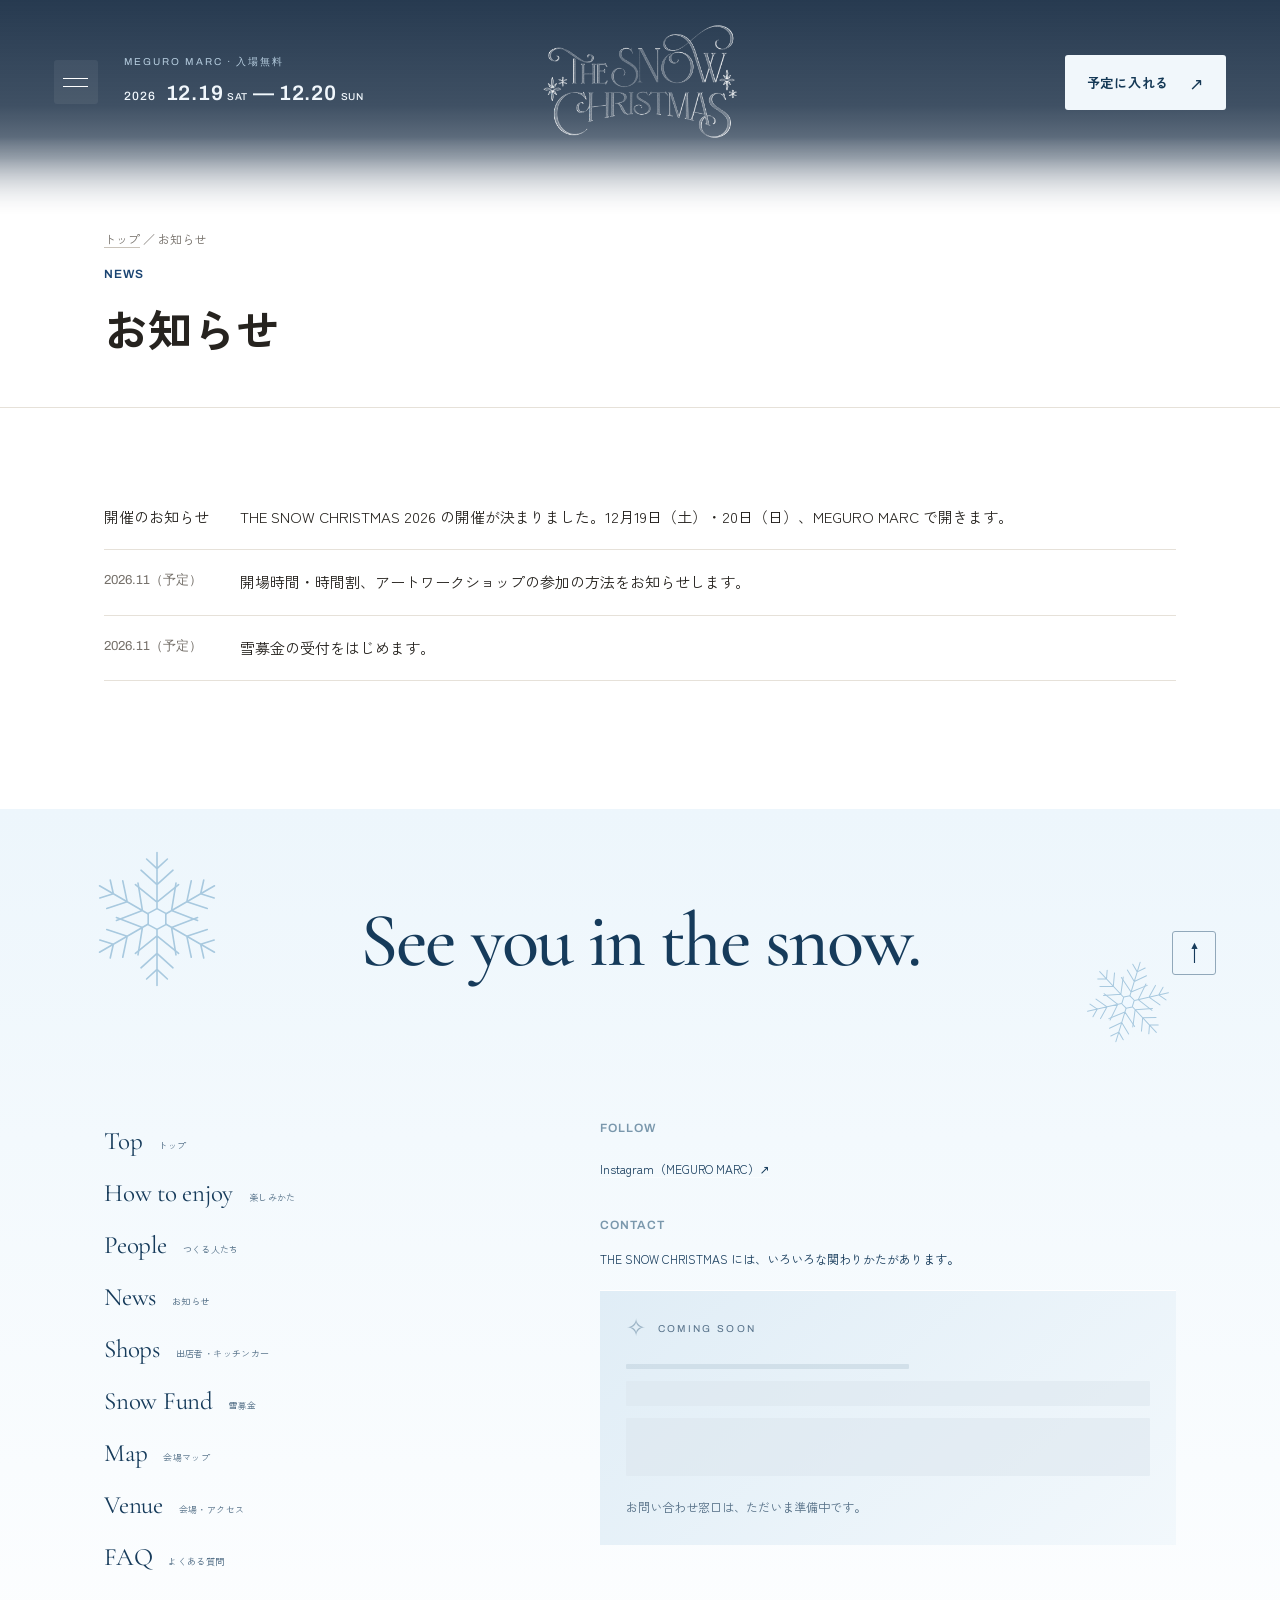
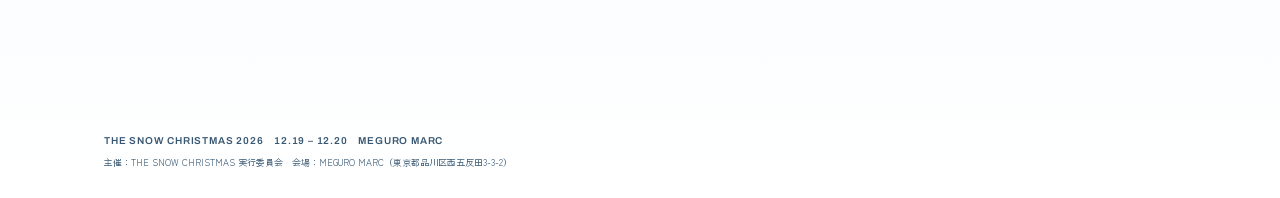
<file: news.html>
<!doctype html>
<html lang="ja">
  <head>
  <meta name="robots" content="noindex, nofollow">
    <meta charset="utf-8" />
    <meta name="viewport" content="width=device-width, initial-scale=1" />
    <title>お知らせ｜THE SNOW CHRISTMAS 2026</title>
    <meta
      name="description"
      content="THE SNOW CHRISTMAS 2026 のお知らせ。時間割・出店者・当日の開催状況など。"
    />
    <meta name="theme-color" content="#1a4472" />
    <link rel="preconnect" href="https://fonts.googleapis.com" />
    <link rel="preconnect" href="https://fonts.gstatic.com" crossorigin />
    <link
      href="https://fonts.googleapis.com/css2?family=Archivo:wght@300;400;500;600;700;800&family=Zen+Kaku+Gothic+New:wght@400;500;700&display=swap"
      rel="stylesheet"
    />
    <link rel="stylesheet" href="style.css?v=8e20fc5221a1" />
    <link
      href="https://fonts.googleapis.com/css2?family=Cormorant+Garamond:wght@400;500;600&family=Noto+Serif+JP:wght@400;500;600&display=swap"
      rel="stylesheet"
    />
    <link rel="stylesheet" href="snow-placeholder.css?v=7df30855af22" />
    <link rel="stylesheet" href="snow-header.css?v=66cce6f902eb" />
    <link rel="stylesheet" href="site-shell.css?v=c34150d89fc5" />
  </head>
  <body class="sub site-shell" id="page-top">
    <a class="skip-link" href="#main-content">本文へスキップ</a>
    <!-- shared:header:start -->
<header class="hd" id="hd">
  <a class="hd__logo" href="./#top" aria-label="THE SNOW CHRISTMAS トップ"
    ><img
      class="brand-official"
      src="img/optimized/design/snow-christmas-logo.07411edf8a69.webp"
      alt="THE SNOW CHRISTMAS"
      width="1400"
      height="833"
  /></a>
  <nav class="hd__nav" id="main-nav" aria-label="メインメニュー">
    <div class="menu-grid">
      <div class="menu-group">
        <p class="menu-heading">Explore</p>
        <a href="./#intro">About</a>
        <a href="./#enjoy">楽しみかた</a>
        <a href="./#people">つくる人</a>
      </div>
      <div class="menu-group">
        <p class="menu-heading">Visit</p>
        <a href="./#venue">会場</a>
        <a href="shops.html">出店者</a>
        <a href="./#faq">よくある質問</a>
      </div>
      <div class="menu-group">
        <p class="menu-heading">Discover</p>
        <a href="news.html">お知らせ</a>
      </div>
    </div>
    <a class="menu-fund" href="snowfund.html">
      <img
        src="img/optimized/m/fund.62b3aeca9d38.webp"
        alt=""
        loading="lazy"
        width="1600"
        height="1543"
        decoding="async"
      />
      <span class="menu-fund__body">
        <span class="menu-fund__label" lang="en">SNOW FUND</span>
        <span class="menu-fund__title">雪募金</span>
        <span class="menu-fund__copy"
          >この冬、まちの子どもたちに<br />雪あそびを贈りませんか。</span
        >
      </span>
      <span class="menu-fund__arrow" aria-hidden="true">↗</span>
    </a>
    <div class="menu-social">
      <span class="menu-social__label" lang="en">Follow us</span>
      <a
        href="https://www.instagram.com/meguromarc_official/"
        target="_blank"
        rel="noopener"
        aria-label="Instagram（MEGURO MARC）・新しいタブで開く"
      >
        <svg
          viewBox="0 0 24 24"
          width="22"
          height="22"
          fill="none"
          stroke="currentColor"
          stroke-width="1.5"
          aria-hidden="true"
        >
          <rect x="3" y="3" width="18" height="18" rx="5" />
          <circle cx="12" cy="12" r="4" />
          <circle cx="17.5" cy="6.5" r=".8" fill="currentColor" stroke="none" />
        </svg>
        <span>Instagram <small>MEGURO MARC</small></span>
        <span aria-hidden="true">↗</span>
      </a>
    </div>
  </nav>
  <p class="header-date" aria-label="開催日：2026年12月19日土曜日・20日日曜日">
    <span class="header-date__place">MEGURO MARC · 入場無料</span
    ><span class="header-date__days"
      ><span class="header-date__year">2026</span>12.19<small
        >SAT</small
      >
      — 12.20<small>SUN</small></span
    >
  </p>
  <a class="hd__cta" href="./#plan" aria-label="12月19日・20日を予定に入れる"
    >予定に入れる <span aria-hidden="true">↗</span></a
  >
  <button
    class="menu-toggle"
    type="button"
    aria-controls="main-nav"
    aria-expanded="false"
    aria-label="メニューを開く"
  >
    <span></span><span></span>
  </button>
</header>
<!-- shared:header:end -->
    <main id="main-content">
      <section class="subhead">
        <div class="wrap">
          <p class="crumb"><a href="./">トップ</a> ／ お知らせ</p>
          <p class="label">News</p>
          <h1>お知らせ</h1>
        </div>
      </section>
      <section class="subbody">
        <div class="wrap">
          <!-- 新しいものを上に足す。トップの「お知らせの帯」も合わせて更新する -->
          <ul class="newslist">
            <li>
              <span>開催のお知らせ</span>
              <p>
                THE SNOW CHRISTMAS 2026
                の開催が決まりました。12月19日（土）・20日（日）、MEGURO MARC で開きます。
              </p>
            </li>
            <li>
              <time>2026.11（予定）</time>
              <p>開場時間・時間割、アートワークショップの参加の方法をお知らせします。</p>
            </li>
            <li>
              <time>2026.11（予定）</time>
              <p>雪募金の受付をはじめます。</p>
            </li>
          </ul>
        </div>
      </section>
    </main>
    <!-- shared:footer:start -->
<footer class="ft" id="contact">
  <div class="footer-invitation">
    <p>See you in the snow.</p>
    <a href="#page-top" aria-label="ページの先頭へ戻る">↑</a>
  </div>
  <div class="wrap ft__grid">
    <nav class="ft__menu" aria-label="メニュー">
      <a href="./">Top<small>トップ</small></a>
      <a href="./#enjoy">How to enjoy<small>楽しみかた</small></a>
      <a href="./#people">People<small>つくる人たち</small></a>
      <a href="news.html">News<small>お知らせ</small></a>
      <a href="shops.html">Shops<small>出店者・キッチンカー</small></a>
      <a href="snowfund.html">Snow Fund<small>雪募金</small></a>
      <a href="./#map">Map<small>会場マップ</small></a>
      <a href="./#venue">Venue<small>会場・アクセス</small></a>
      <a href="./#faq">FAQ<small>よくある質問</small></a>
    </nav>
    <div class="ft__side">
      <p class="label">Follow</p>
      <ul class="sns">
        <li>
          <a href="https://www.instagram.com/meguromarc_official/" target="_blank" rel="noopener"
            >Instagram（MEGURO MARC）↗</a
          >
        </li>
      </ul>
      <p class="label">Contact</p>
      <p class="ft__lead">THE SNOW CHRISTMAS には、いろいろな関わりかたがあります。</p>
      <div class="blank-panel">
        <div class="blank-panel-head" aria-hidden="true">
          <span class="blank-mark">✧</span><span class="blank-caption">COMING SOON</span>
        </div>
        <div class="blank-lines" aria-hidden="true">
          <span class="blank-line"></span><span class="blank-line"></span
          ><span class="blank-line"></span>
        </div>
        <p>お問い合わせ窓口は、ただいま準備中です。</p>
      </div>
      <form hidden class="contact" onsubmit="return false;">
        <fieldset class="contact__kind">
          <legend>どんなご用件ですか</legend>
          <label
            ><input type="radio" name="kind" value="market" checked /><span
              >マーケットに出店したい</span
            ></label
          >
          <label
            ><input type="radio" name="kind" value="help" /><span>運営を手伝いたい</span></label
          >
          <label><input type="radio" name="kind" value="sponsor" /><span>協賛したい</span></label>
          <label><input type="radio" name="kind" value="other" /><span>その他のご質問</span></label>
        </fieldset>
        <!-- TODO: 送り先（Googleフォーム等）が決まるまで送信しない -->
        <label>お名前<input type="text" name="name" autocomplete="name" /></label>
        <label>メールアドレス<input type="email" name="email" autocomplete="email" /></label>
        <label>お問い合わせ内容<textarea name="body" rows="4"></textarea></label>
        <button type="submit" class="btn" disabled>送信（準備中）</button>
      </form>
    </div>
  </div>
  <div class="wrap ft__foot">
    <p class="en">
      THE SNOW CHRISTMAS 2026　12.19 – 12.20　MEGURO MARC
    </p>
    <p>主催：THE SNOW CHRISTMAS 実行委員会　会場：MEGURO MARC（東京都品川区西五反田3-3-2）</p>
    <!-- プライバシーポリシーは公開先確定後に追加 -->
  </div>
</footer>
<!-- shared:footer:end -->
    <script src="site-shell.js?v=eb2bc281da9a" defer></script>
  </body>
</html>
</file>
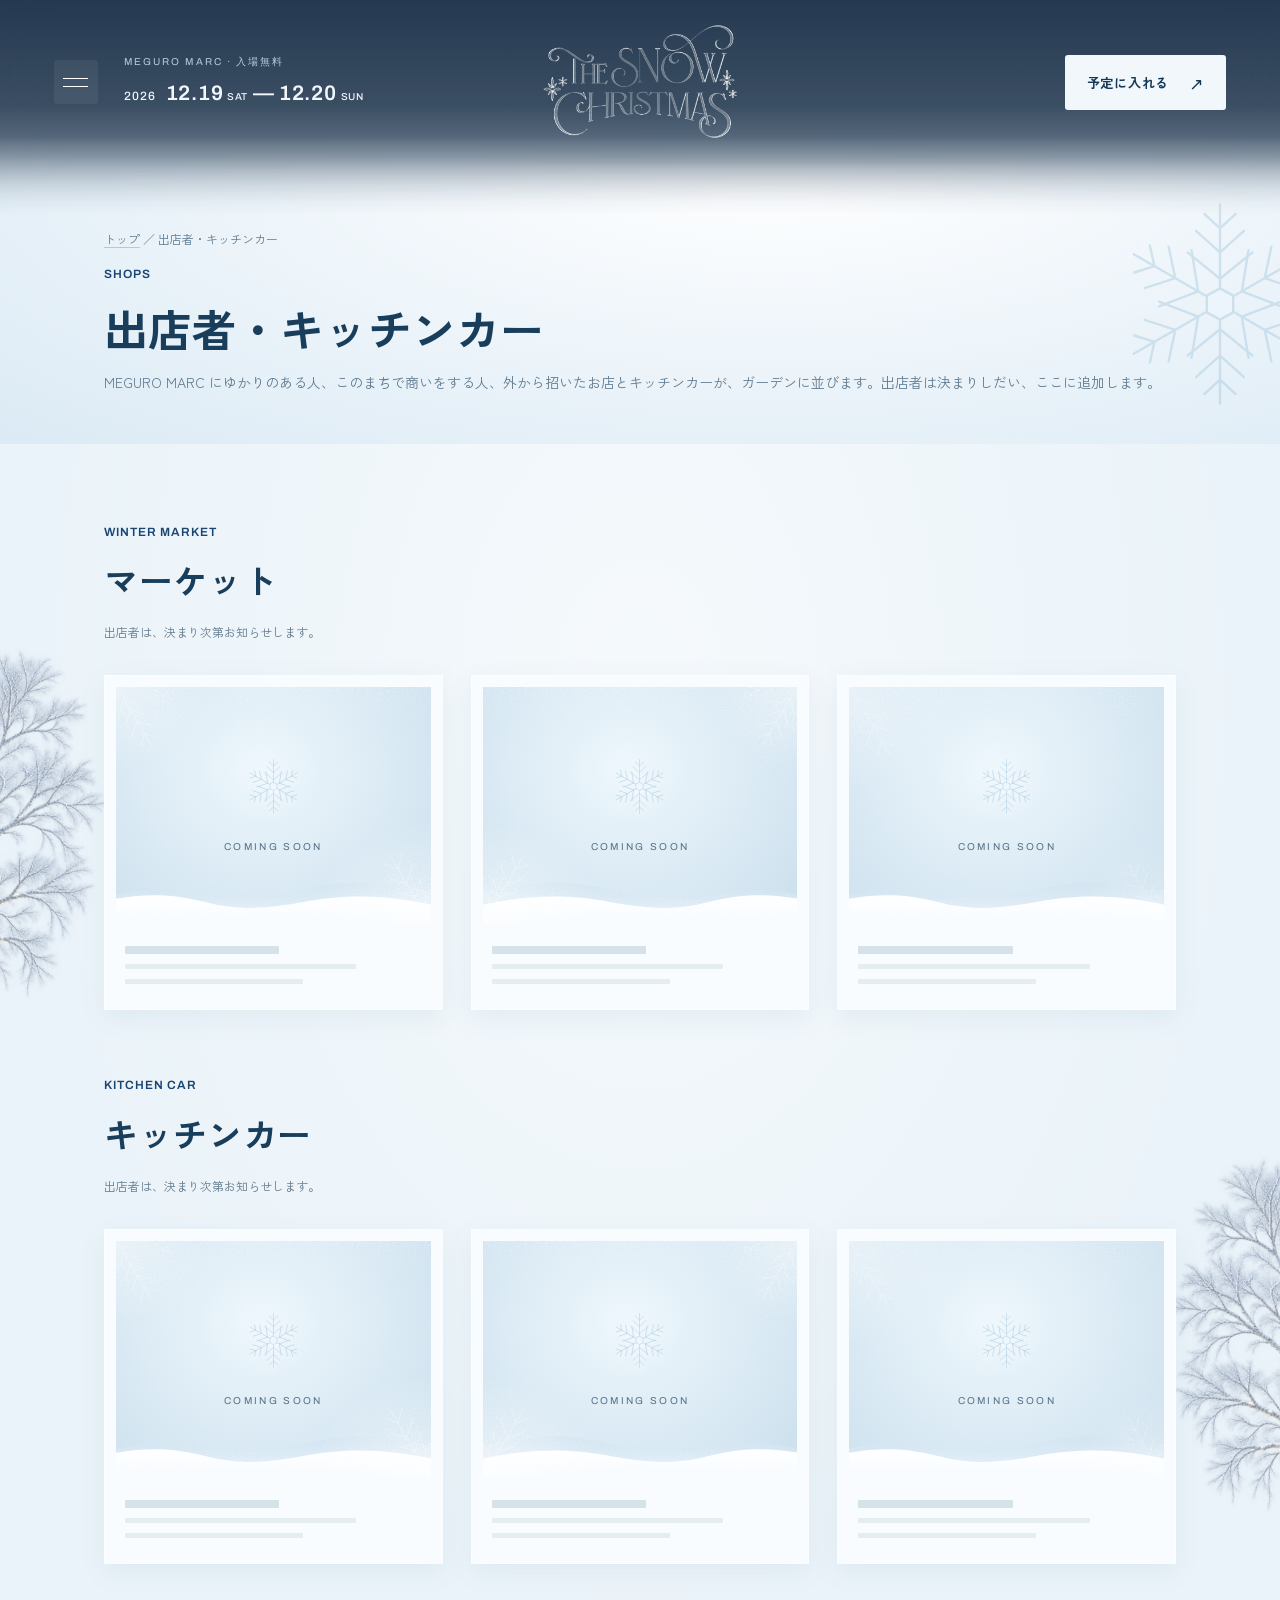
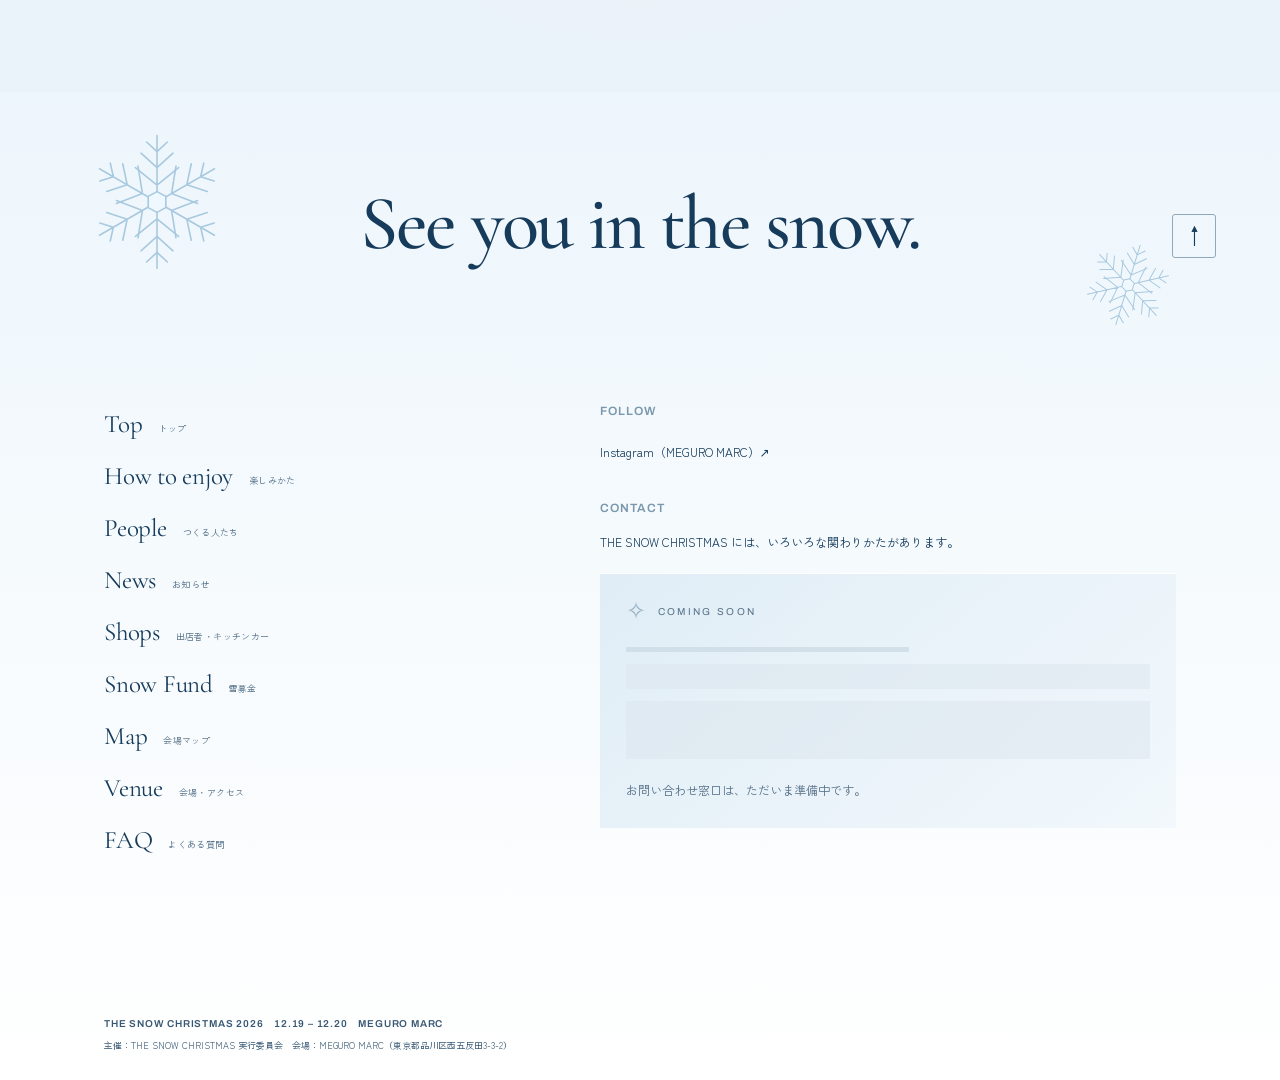
<file: shops.html>
<!doctype html>
<html lang="ja">
  <head>
  <meta name="robots" content="noindex, nofollow">
    <meta charset="utf-8" />
    <meta name="viewport" content="width=device-width, initial-scale=1" />
    <title>出店者・キッチンカー｜THE SNOW CHRISTMAS 2026</title>
    <meta
      name="description"
      content="THE SNOW CHRISTMAS 2026 のウィンターマーケットとキッチンカーの出店者。"
    />
    <meta name="theme-color" content="#1a4472" />
    <link rel="preconnect" href="https://fonts.googleapis.com" />
    <link rel="preconnect" href="https://fonts.gstatic.com" crossorigin />
    <link
      href="https://fonts.googleapis.com/css2?family=Archivo:wght@300;400;500;600;700;800&family=Zen+Kaku+Gothic+New:wght@400;500;700&display=swap"
      rel="stylesheet"
    />
    <link rel="stylesheet" href="style.css?v=8e20fc5221a1" />
    <link rel="stylesheet" href="snow-placeholder.css?v=7df30855af22" />
    <link rel="stylesheet" href="snow-world.css?v=f1ed5bb9e08f" />
    <link
      href="https://fonts.googleapis.com/css2?family=Cormorant+Garamond:wght@400;500;600&family=Noto+Serif+JP:wght@400;500;600&display=swap"
      rel="stylesheet"
    />
    <link rel="stylesheet" href="snow-header.css?v=66cce6f902eb" />
    <link rel="stylesheet" href="site-shell.css?v=c34150d89fc5" />
  </head>
  <body class="sub winter-shops site-shell" id="page-top">
    <a class="skip-link" href="#main-content">本文へスキップ</a>
    <!-- shared:header:start -->
<header class="hd" id="hd">
  <a class="hd__logo" href="./#top" aria-label="THE SNOW CHRISTMAS トップ"
    ><img
      class="brand-official"
      src="img/optimized/design/snow-christmas-logo.07411edf8a69.webp"
      alt="THE SNOW CHRISTMAS"
      width="1400"
      height="833"
  /></a>
  <nav class="hd__nav" id="main-nav" aria-label="メインメニュー">
    <div class="menu-grid">
      <div class="menu-group">
        <p class="menu-heading">Explore</p>
        <a href="./#intro">About</a>
        <a href="./#enjoy">楽しみかた</a>
        <a href="./#people">つくる人</a>
      </div>
      <div class="menu-group">
        <p class="menu-heading">Visit</p>
        <a href="./#venue">会場</a>
        <a href="shops.html">出店者</a>
        <a href="./#faq">よくある質問</a>
      </div>
      <div class="menu-group">
        <p class="menu-heading">Discover</p>
        <a href="news.html">お知らせ</a>
      </div>
    </div>
    <a class="menu-fund" href="snowfund.html">
      <img
        src="img/optimized/m/fund.62b3aeca9d38.webp"
        alt=""
        loading="lazy"
        width="1600"
        height="1543"
        decoding="async"
      />
      <span class="menu-fund__body">
        <span class="menu-fund__label" lang="en">SNOW FUND</span>
        <span class="menu-fund__title">雪募金</span>
        <span class="menu-fund__copy"
          >この冬、まちの子どもたちに<br />雪あそびを贈りませんか。</span
        >
      </span>
      <span class="menu-fund__arrow" aria-hidden="true">↗</span>
    </a>
    <div class="menu-social">
      <span class="menu-social__label" lang="en">Follow us</span>
      <a
        href="https://www.instagram.com/meguromarc_official/"
        target="_blank"
        rel="noopener"
        aria-label="Instagram（MEGURO MARC）・新しいタブで開く"
      >
        <svg
          viewBox="0 0 24 24"
          width="22"
          height="22"
          fill="none"
          stroke="currentColor"
          stroke-width="1.5"
          aria-hidden="true"
        >
          <rect x="3" y="3" width="18" height="18" rx="5" />
          <circle cx="12" cy="12" r="4" />
          <circle cx="17.5" cy="6.5" r=".8" fill="currentColor" stroke="none" />
        </svg>
        <span>Instagram <small>MEGURO MARC</small></span>
        <span aria-hidden="true">↗</span>
      </a>
    </div>
  </nav>
  <p class="header-date" aria-label="開催日：2026年12月19日土曜日・20日日曜日">
    <span class="header-date__place">MEGURO MARC · 入場無料</span
    ><span class="header-date__days"
      ><span class="header-date__year">2026</span>12.19<small
        >SAT</small
      >
      — 12.20<small>SUN</small></span
    >
  </p>
  <a class="hd__cta" href="./#plan" aria-label="12月19日・20日を予定に入れる"
    >予定に入れる <span aria-hidden="true">↗</span></a
  >
  <button
    class="menu-toggle"
    type="button"
    aria-controls="main-nav"
    aria-expanded="false"
    aria-label="メニューを開く"
  >
    <span></span><span></span>
  </button>
</header>
<!-- shared:header:end -->
    <main id="main-content">
      <section class="subhead">
        <div class="wrap">
          <p class="crumb"><a href="./">トップ</a> ／ 出店者・キッチンカー</p>
          <p class="label">Shops</p>
          <h1>出店者・キッチンカー</h1>
          <p class="lead">
            MEGURO MARC
            にゆかりのある人、このまちで商いをする人、外から招いたお店とキッチンカーが、ガーデンに並びます。出店者は決まりしだい、ここに追加します。
          </p>
        </div>
      </section>
      <section class="subbody">
        <div class="winter-branch winter-branch--left" aria-hidden="true"></div>
        <div class="winter-branch winter-branch--right" aria-hidden="true"></div>
        <div class="wrap">
          <section class="subsec" aria-label="マーケット">
            <p class="label">Winter Market</p>
            <h2 class="h-sec">マーケット</h2>
            <p class="blank-section-note">出店者は、決まり次第お知らせします。</p>
            <div class="blank-grid" aria-hidden="true">
              <div class="blank-card">
                <div class="blank-photo">
                  <span class="blank-mark">✧</span><span class="blank-caption">COMING SOON</span>
                </div>
                <div class="blank-lines">
                  <span class="blank-line"></span><span class="blank-line"></span
                  ><span class="blank-line"></span>
                </div>
              </div>
              <div class="blank-card">
                <div class="blank-photo">
                  <span class="blank-mark">✧</span><span class="blank-caption">COMING SOON</span>
                </div>
                <div class="blank-lines">
                  <span class="blank-line"></span><span class="blank-line"></span
                  ><span class="blank-line"></span>
                </div>
              </div>
              <div class="blank-card">
                <div class="blank-photo">
                  <span class="blank-mark">✧</span><span class="blank-caption">COMING SOON</span>
                </div>
                <div class="blank-lines">
                  <span class="blank-line"></span><span class="blank-line"></span
                  ><span class="blank-line"></span>
                </div>
              </div>
            </div>
          </section>
          <section class="subsec" aria-label="キッチンカー">
            <p class="label">Kitchen Car</p>
            <h2 class="h-sec">キッチンカー</h2>
            <p class="blank-section-note">出店者は、決まり次第お知らせします。</p>
            <div class="blank-grid" aria-hidden="true">
              <div class="blank-card">
                <div class="blank-photo">
                  <span class="blank-mark">✧</span><span class="blank-caption">COMING SOON</span>
                </div>
                <div class="blank-lines">
                  <span class="blank-line"></span><span class="blank-line"></span
                  ><span class="blank-line"></span>
                </div>
              </div>
              <div class="blank-card">
                <div class="blank-photo">
                  <span class="blank-mark">✧</span><span class="blank-caption">COMING SOON</span>
                </div>
                <div class="blank-lines">
                  <span class="blank-line"></span><span class="blank-line"></span
                  ><span class="blank-line"></span>
                </div>
              </div>
              <div class="blank-card">
                <div class="blank-photo">
                  <span class="blank-mark">✧</span><span class="blank-caption">COMING SOON</span>
                </div>
                <div class="blank-lines">
                  <span class="blank-line"></span><span class="blank-line"></span
                  ><span class="blank-line"></span>
                </div>
              </div>
            </div>
          </section>
        </div>
      </section>
    </main>
    <!-- shared:footer:start -->
<footer class="ft" id="contact">
  <div class="footer-invitation">
    <p>See you in the snow.</p>
    <a href="#page-top" aria-label="ページの先頭へ戻る">↑</a>
  </div>
  <div class="wrap ft__grid">
    <nav class="ft__menu" aria-label="メニュー">
      <a href="./">Top<small>トップ</small></a>
      <a href="./#enjoy">How to enjoy<small>楽しみかた</small></a>
      <a href="./#people">People<small>つくる人たち</small></a>
      <a href="news.html">News<small>お知らせ</small></a>
      <a href="shops.html">Shops<small>出店者・キッチンカー</small></a>
      <a href="snowfund.html">Snow Fund<small>雪募金</small></a>
      <a href="./#map">Map<small>会場マップ</small></a>
      <a href="./#venue">Venue<small>会場・アクセス</small></a>
      <a href="./#faq">FAQ<small>よくある質問</small></a>
    </nav>
    <div class="ft__side">
      <p class="label">Follow</p>
      <ul class="sns">
        <li>
          <a href="https://www.instagram.com/meguromarc_official/" target="_blank" rel="noopener"
            >Instagram（MEGURO MARC）↗</a
          >
        </li>
      </ul>
      <p class="label">Contact</p>
      <p class="ft__lead">THE SNOW CHRISTMAS には、いろいろな関わりかたがあります。</p>
      <div class="blank-panel">
        <div class="blank-panel-head" aria-hidden="true">
          <span class="blank-mark">✧</span><span class="blank-caption">COMING SOON</span>
        </div>
        <div class="blank-lines" aria-hidden="true">
          <span class="blank-line"></span><span class="blank-line"></span
          ><span class="blank-line"></span>
        </div>
        <p>お問い合わせ窓口は、ただいま準備中です。</p>
      </div>
      <form hidden class="contact" onsubmit="return false;">
        <fieldset class="contact__kind">
          <legend>どんなご用件ですか</legend>
          <label
            ><input type="radio" name="kind" value="market" checked /><span
              >マーケットに出店したい</span
            ></label
          >
          <label
            ><input type="radio" name="kind" value="help" /><span>運営を手伝いたい</span></label
          >
          <label><input type="radio" name="kind" value="sponsor" /><span>協賛したい</span></label>
          <label><input type="radio" name="kind" value="other" /><span>その他のご質問</span></label>
        </fieldset>
        <!-- TODO: 送り先（Googleフォーム等）が決まるまで送信しない -->
        <label>お名前<input type="text" name="name" autocomplete="name" /></label>
        <label>メールアドレス<input type="email" name="email" autocomplete="email" /></label>
        <label>お問い合わせ内容<textarea name="body" rows="4"></textarea></label>
        <button type="submit" class="btn" disabled>送信（準備中）</button>
      </form>
    </div>
  </div>
  <div class="wrap ft__foot">
    <p class="en">
      THE SNOW CHRISTMAS 2026　12.19 – 12.20　MEGURO MARC
    </p>
    <p>主催：THE SNOW CHRISTMAS 実行委員会　会場：MEGURO MARC（東京都品川区西五反田3-3-2）</p>
    <!-- プライバシーポリシーは公開先確定後に追加 -->
  </div>
</footer>
<!-- shared:footer:end -->
    <script src="site-shell.js?v=eb2bc281da9a" defer></script>
  </body>
</html>
</file>
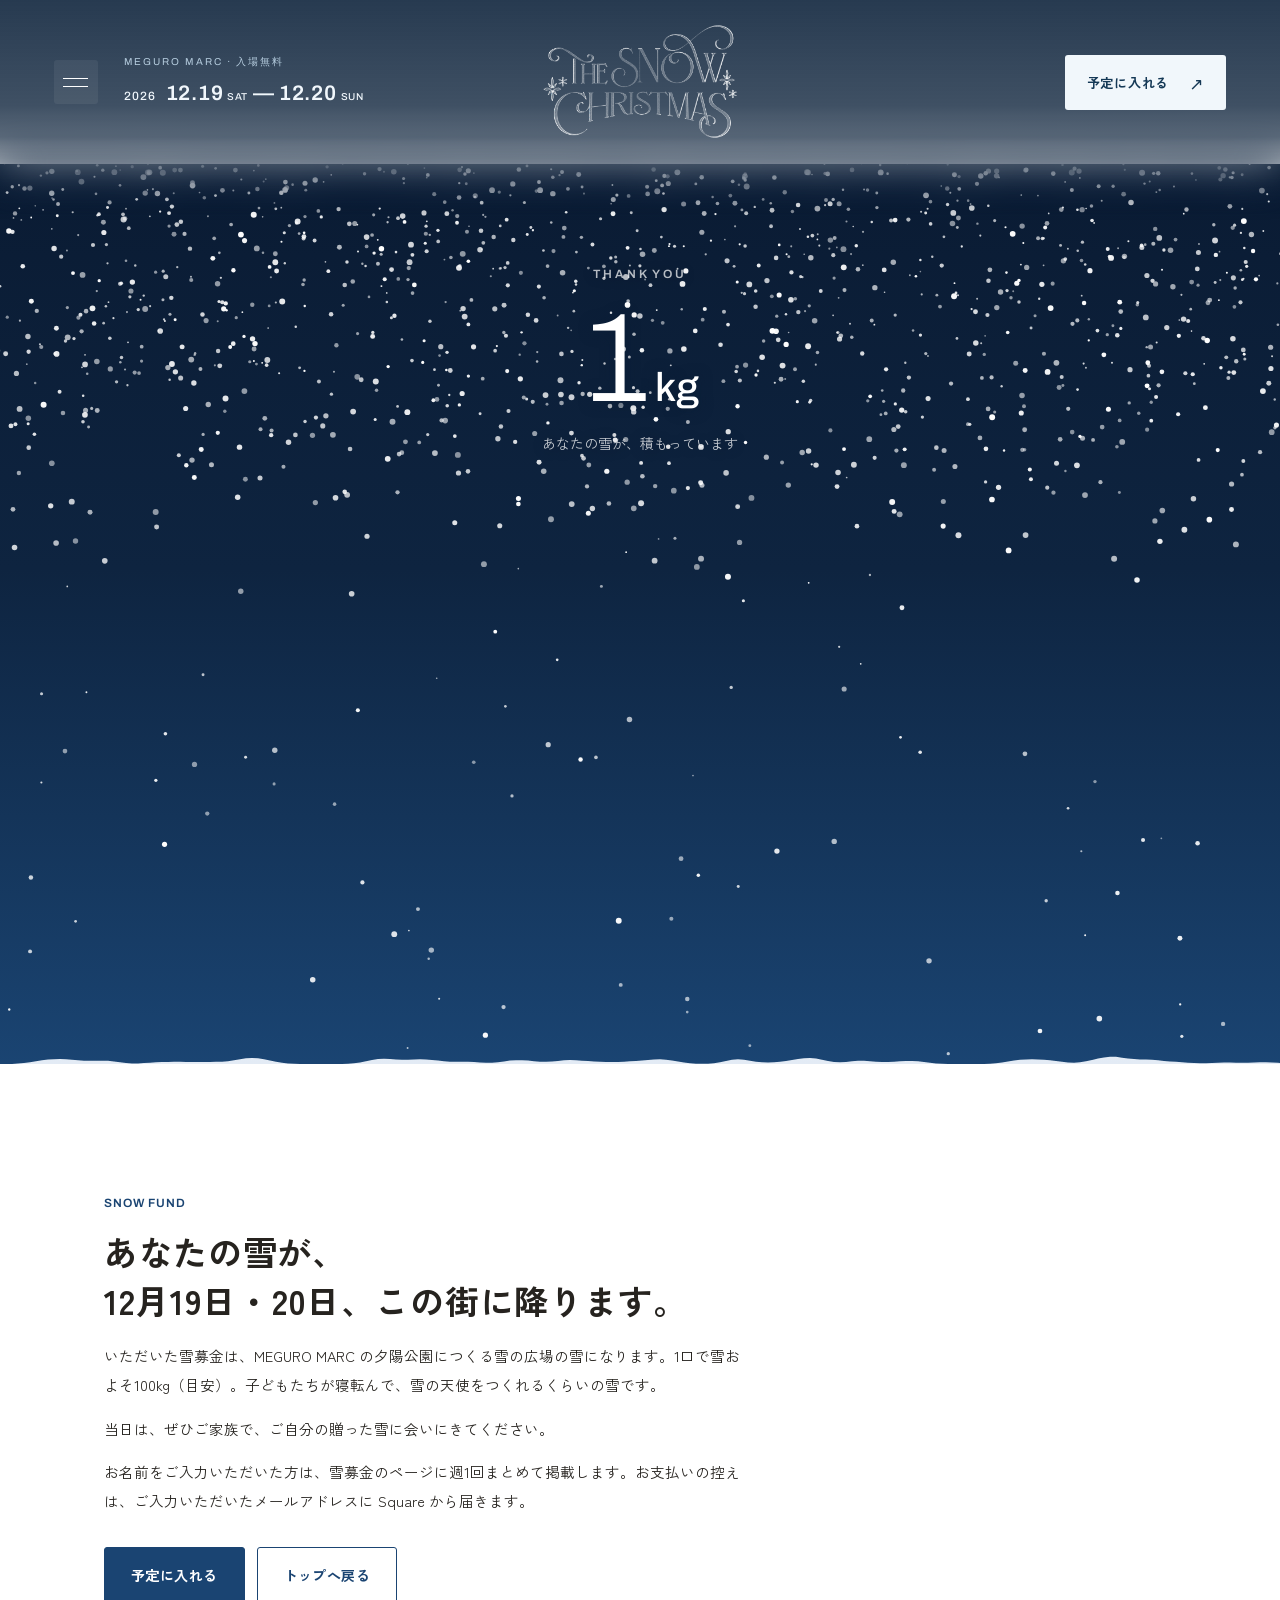
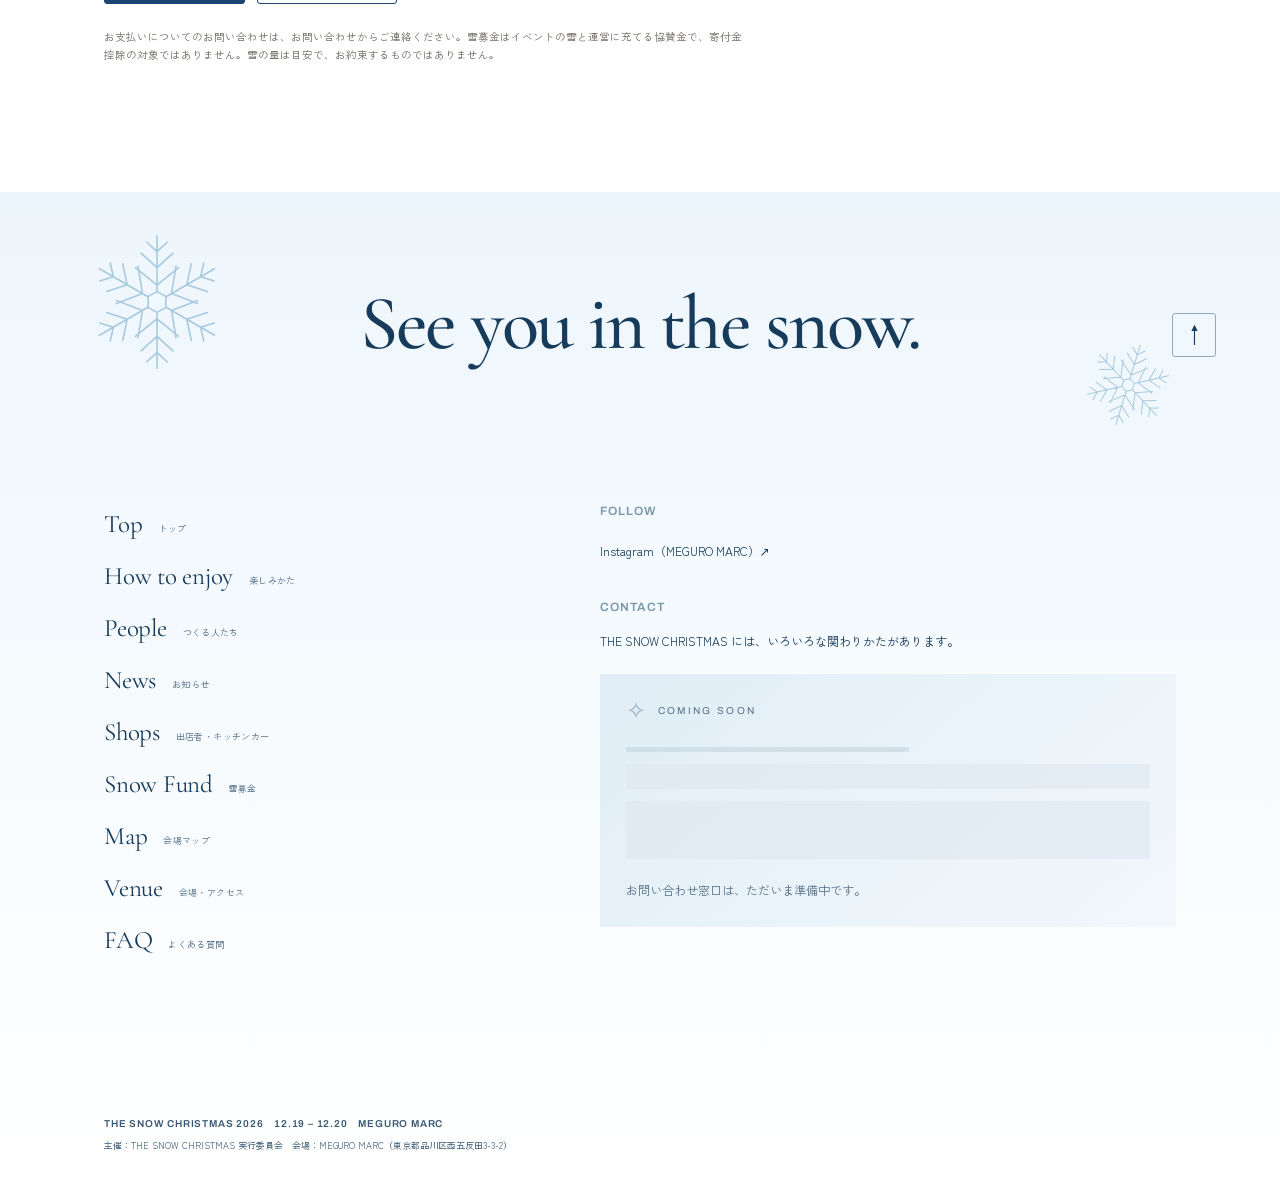
<file: snowfund-thanks.html>
<!doctype html>
<html lang="ja">
  <head>
    <meta charset="utf-8" />
    <meta name="viewport" content="width=device-width, initial-scale=1" />
    <title>ありがとうございました｜THE SNOW CHRISTMAS 2026</title>
    <meta name="robots" content="noindex" />
    <meta name="theme-color" content="#0E2440" />
    <link rel="preconnect" href="https://fonts.googleapis.com" />
    <link rel="preconnect" href="https://fonts.gstatic.com" crossorigin />
    <link
      href="https://fonts.googleapis.com/css2?family=Archivo:wght@300;400;500;600;700;800&family=Zen+Kaku+Gothic+New:wght@400;500;700&display=swap"
      rel="stylesheet"
    />
    <link rel="stylesheet" href="style.css?v=8e20fc5221a1" />
    <link rel="stylesheet" href="snowfund-thanks.css?v=fe027a7419b9" />
    <link
      href="https://fonts.googleapis.com/css2?family=Cormorant+Garamond:wght@400;500;600&family=Noto+Serif+JP:wght@400;500;600&display=swap"
      rel="stylesheet"
    />
    <link rel="stylesheet" href="snow-placeholder.css?v=7df30855af22" />
    <link rel="stylesheet" href="snow-header.css?v=66cce6f902eb" />
    <link rel="stylesheet" href="site-shell.css?v=c34150d89fc5" />
  </head>
  <body class="site-shell" id="page-top">
    <a class="skip-link" href="#main-content">本文へスキップ</a>
    <!-- shared:header:start -->
<header class="hd" id="hd">
  <a class="hd__logo" href="./#top" aria-label="THE SNOW CHRISTMAS トップ"
    ><img
      class="brand-official"
      src="img/optimized/design/snow-christmas-logo.07411edf8a69.webp"
      alt="THE SNOW CHRISTMAS"
      width="1400"
      height="833"
  /></a>
  <nav class="hd__nav" id="main-nav" aria-label="メインメニュー">
    <div class="menu-grid">
      <div class="menu-group">
        <p class="menu-heading">Explore</p>
        <a href="./#intro">About</a>
        <a href="./#enjoy">楽しみかた</a>
        <a href="./#people">つくる人</a>
      </div>
      <div class="menu-group">
        <p class="menu-heading">Visit</p>
        <a href="./#venue">会場</a>
        <a href="shops.html">出店者</a>
        <a href="./#faq">よくある質問</a>
      </div>
      <div class="menu-group">
        <p class="menu-heading">Discover</p>
        <a href="news.html">お知らせ</a>
      </div>
    </div>
    <a class="menu-fund" href="snowfund.html">
      <img
        src="img/optimized/m/fund.62b3aeca9d38.webp"
        alt=""
        loading="lazy"
        width="1600"
        height="1543"
        decoding="async"
      />
      <span class="menu-fund__body">
        <span class="menu-fund__label" lang="en">SNOW FUND</span>
        <span class="menu-fund__title">雪募金</span>
        <span class="menu-fund__copy"
          >この冬、まちの子どもたちに<br />雪あそびを贈りませんか。</span
        >
      </span>
      <span class="menu-fund__arrow" aria-hidden="true">↗</span>
    </a>
    <div class="menu-social">
      <span class="menu-social__label" lang="en">Follow us</span>
      <a
        href="https://www.instagram.com/meguromarc_official/"
        target="_blank"
        rel="noopener"
        aria-label="Instagram（MEGURO MARC）・新しいタブで開く"
      >
        <svg
          viewBox="0 0 24 24"
          width="22"
          height="22"
          fill="none"
          stroke="currentColor"
          stroke-width="1.5"
          aria-hidden="true"
        >
          <rect x="3" y="3" width="18" height="18" rx="5" />
          <circle cx="12" cy="12" r="4" />
          <circle cx="17.5" cy="6.5" r=".8" fill="currentColor" stroke="none" />
        </svg>
        <span>Instagram <small>MEGURO MARC</small></span>
        <span aria-hidden="true">↗</span>
      </a>
    </div>
  </nav>
  <p class="header-date" aria-label="開催日：2026年12月19日土曜日・20日日曜日">
    <span class="header-date__place">MEGURO MARC · 入場無料</span
    ><span class="header-date__days"
      ><span class="header-date__year">2026</span>12.19<small
        >SAT</small
      >
      — 12.20<small>SUN</small></span
    >
  </p>
  <a class="hd__cta" href="./#plan" aria-label="12月19日・20日を予定に入れる"
    >予定に入れる <span aria-hidden="true">↗</span></a
  >
  <button
    class="menu-toggle"
    type="button"
    aria-controls="main-nav"
    aria-expanded="false"
    aria-label="メニューを開く"
  >
    <span></span><span></span>
  </button>
</header>
<!-- shared:header:end -->
    <main id="main-content">
      <section class="gift" id="gift" aria-label="あなたの雪が積もっていきます">
        <canvas id="snow" aria-hidden="true"></canvas>
        <div class="gift__in">
          <p class="gift__label">Thank you</p>
          <p class="gift__kg"><span id="kg">0</span><small>kg</small></p>
          <p class="gift__now" id="now">あなたの雪が、積もっています</p>
          <p class="gift__msg">雪を贈っていただき、<br />ありがとうございました。</p>
          <p class="gift__sub">12月19日・20日、この雪がMEGURO MARCに降ります。</p>
          <div class="gift__more">
            <p>2口以上の方は、口数の分だけ押してください</p>
            <button type="button" id="more">＋1口（100kg）</button>
          </div>
        </div>
      </section>

      <section class="thx" id="thx">
        <div class="wrap">
          <div class="thx__body">
            <p class="label">Snow Fund</p>
            <h1 class="h-sec">あなたの雪が、<br />12月19日・20日、この街に降ります。</h1>
            <p class="body">
              いただいた雪募金は、MEGURO MARC
              の夕陽公園につくる雪の広場の雪になります。1口で雪およそ100kg（目安）。子どもたちが寝転んで、雪の天使をつくれるくらいの雪です。
            </p>
            <p class="body">当日は、ぜひご家族で、ご自分の贈った雪に会いにきてください。</p>
            <p class="body">
              お名前をご入力いただいた方は、雪募金のページに週1回まとめて掲載します。お支払いの控えは、ご入力いただいたメールアドレスに
              Square から届きます。
            </p>
            <div class="thx__acts">
              <a class="btn" href="./#plan">予定に入れる</a>
              <a class="btn btn--line" href="./">トップへ戻る</a>
            </div>
            <p class="cap">
              お支払いについてのお問い合わせは、<a href="./#contact">お問い合わせ</a
              >からご連絡ください。雪募金はイベントの雪と運営に充てる協賛金で、寄付金控除の対象ではありません。雪の量は目安で、お約束するものではありません。
            </p>
          </div>
        </div>
      </section>
    </main>
    <!-- shared:footer:start -->
<footer class="ft" id="contact">
  <div class="footer-invitation">
    <p>See you in the snow.</p>
    <a href="#page-top" aria-label="ページの先頭へ戻る">↑</a>
  </div>
  <div class="wrap ft__grid">
    <nav class="ft__menu" aria-label="メニュー">
      <a href="./">Top<small>トップ</small></a>
      <a href="./#enjoy">How to enjoy<small>楽しみかた</small></a>
      <a href="./#people">People<small>つくる人たち</small></a>
      <a href="news.html">News<small>お知らせ</small></a>
      <a href="shops.html">Shops<small>出店者・キッチンカー</small></a>
      <a href="snowfund.html">Snow Fund<small>雪募金</small></a>
      <a href="./#map">Map<small>会場マップ</small></a>
      <a href="./#venue">Venue<small>会場・アクセス</small></a>
      <a href="./#faq">FAQ<small>よくある質問</small></a>
    </nav>
    <div class="ft__side">
      <p class="label">Follow</p>
      <ul class="sns">
        <li>
          <a href="https://www.instagram.com/meguromarc_official/" target="_blank" rel="noopener"
            >Instagram（MEGURO MARC）↗</a
          >
        </li>
      </ul>
      <p class="label">Contact</p>
      <p class="ft__lead">THE SNOW CHRISTMAS には、いろいろな関わりかたがあります。</p>
      <div class="blank-panel">
        <div class="blank-panel-head" aria-hidden="true">
          <span class="blank-mark">✧</span><span class="blank-caption">COMING SOON</span>
        </div>
        <div class="blank-lines" aria-hidden="true">
          <span class="blank-line"></span><span class="blank-line"></span
          ><span class="blank-line"></span>
        </div>
        <p>お問い合わせ窓口は、ただいま準備中です。</p>
      </div>
      <form hidden class="contact" onsubmit="return false;">
        <fieldset class="contact__kind">
          <legend>どんなご用件ですか</legend>
          <label
            ><input type="radio" name="kind" value="market" checked /><span
              >マーケットに出店したい</span
            ></label
          >
          <label
            ><input type="radio" name="kind" value="help" /><span>運営を手伝いたい</span></label
          >
          <label><input type="radio" name="kind" value="sponsor" /><span>協賛したい</span></label>
          <label><input type="radio" name="kind" value="other" /><span>その他のご質問</span></label>
        </fieldset>
        <!-- TODO: 送り先（Googleフォーム等）が決まるまで送信しない -->
        <label>お名前<input type="text" name="name" autocomplete="name" /></label>
        <label>メールアドレス<input type="email" name="email" autocomplete="email" /></label>
        <label>お問い合わせ内容<textarea name="body" rows="4"></textarea></label>
        <button type="submit" class="btn" disabled>送信（準備中）</button>
      </form>
    </div>
  </div>
  <div class="wrap ft__foot">
    <p class="en">
      THE SNOW CHRISTMAS 2026　12.19 – 12.20　MEGURO MARC
    </p>
    <p>主催：THE SNOW CHRISTMAS 実行委員会　会場：MEGURO MARC（東京都品川区西五反田3-3-2）</p>
    <!-- プライバシーポリシーは公開先確定後に追加 -->
  </div>
</footer>
<!-- shared:footer:end -->
    <script src="motion-state.js?v=c661e2a6b71f" defer></script>
    <script src="snowfund-thanks.js?v=6b37bdec9a2a" defer></script>
    <script src="site-shell.js?v=eb2bc281da9a" defer></script>
  </body>
</html>
</file>
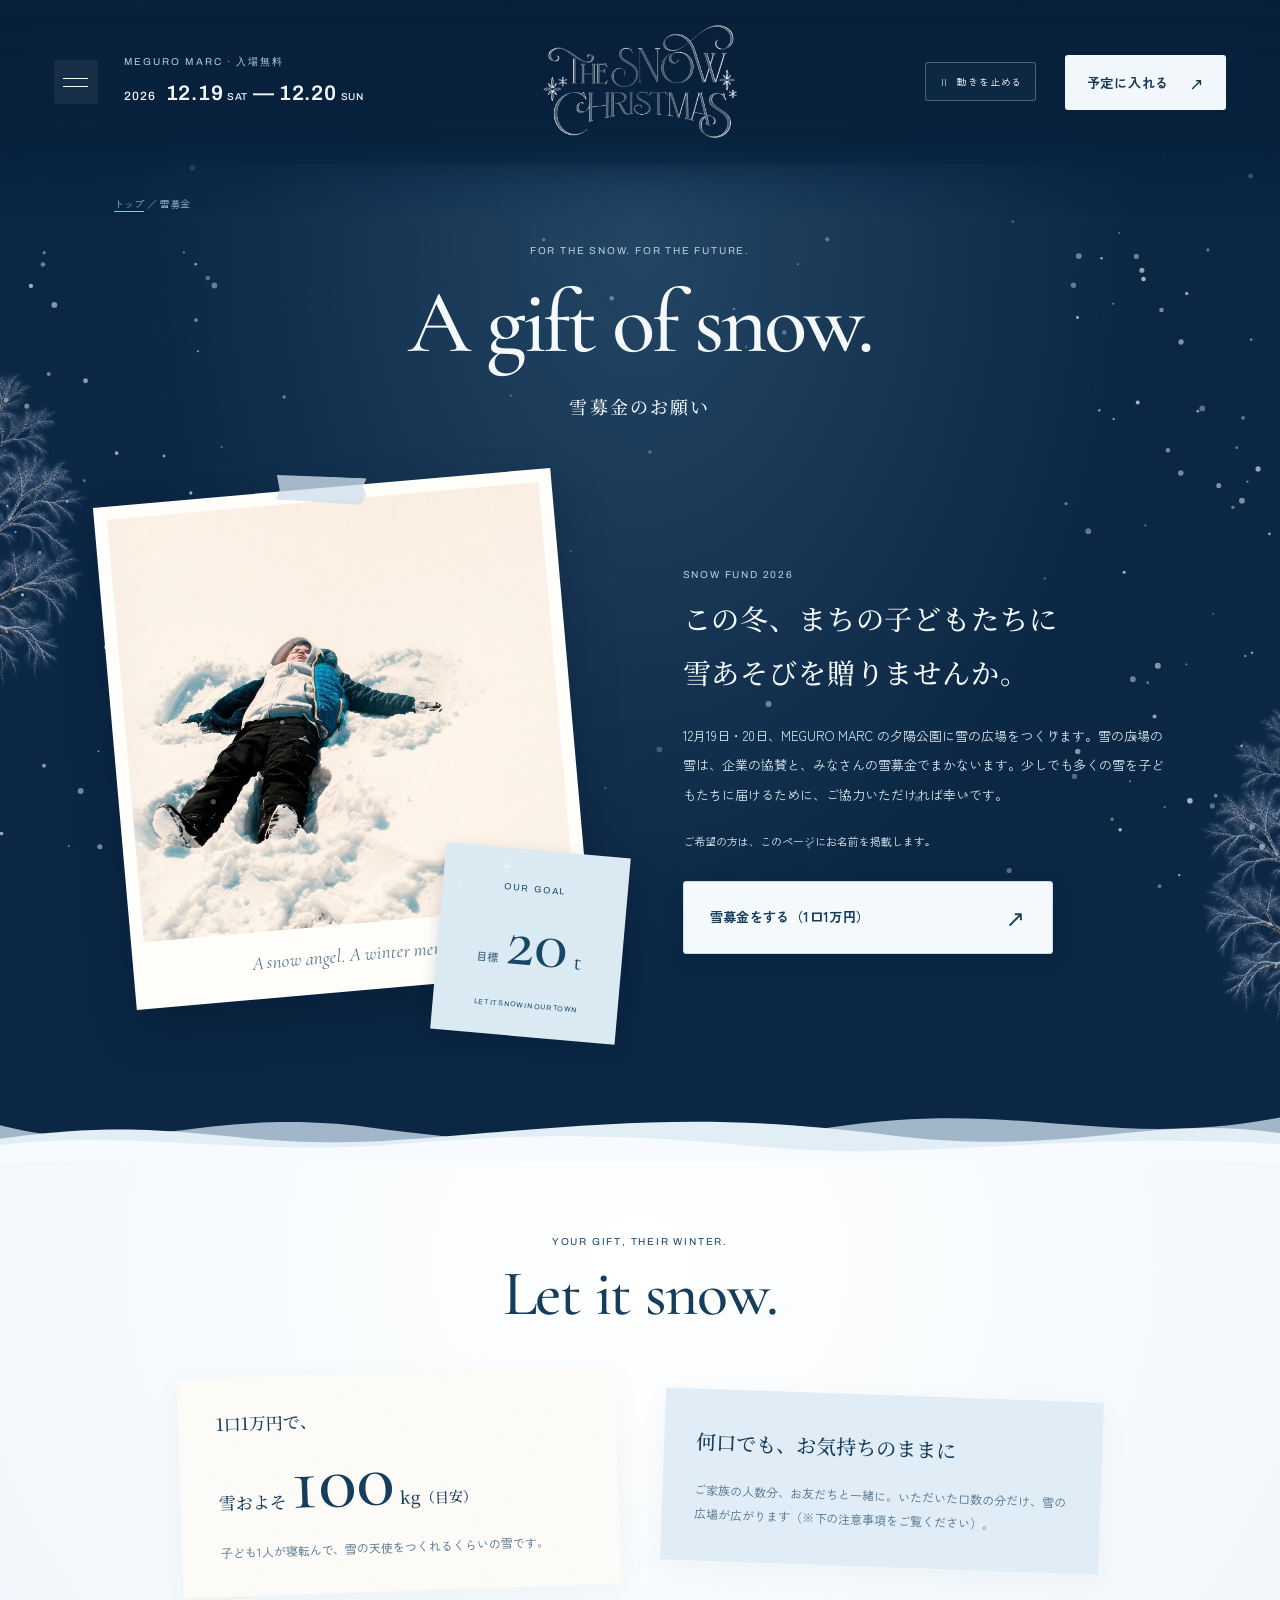
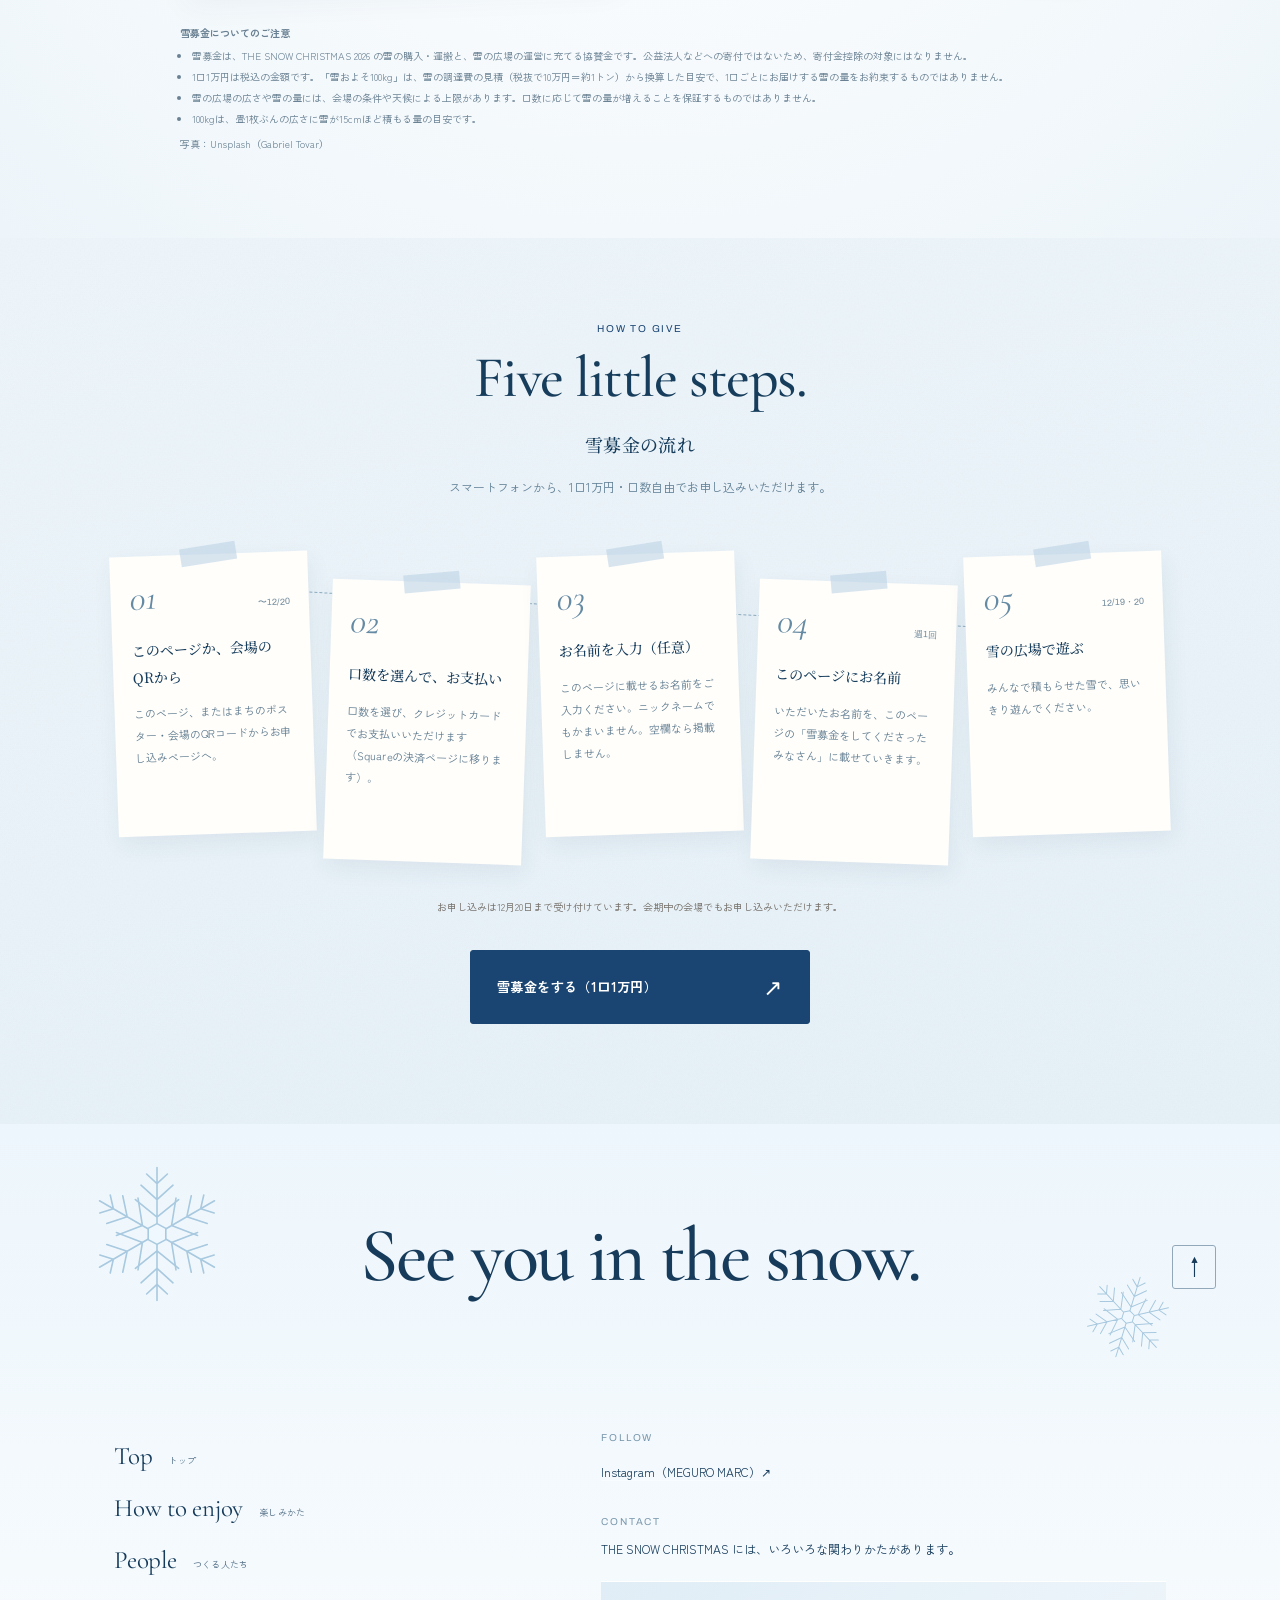
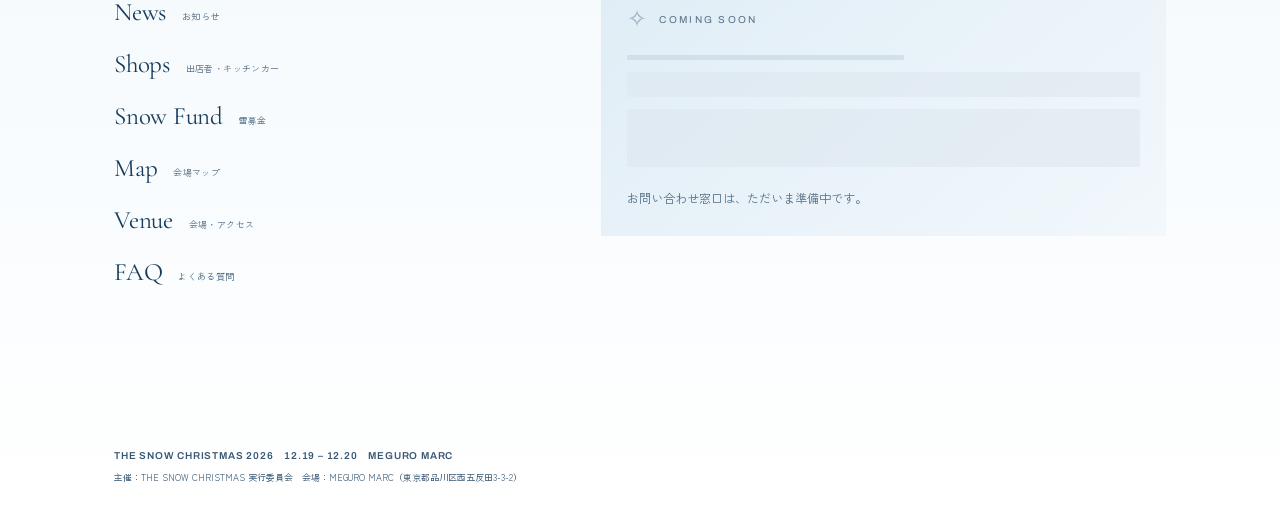
<file: snowfund.html>
<!doctype html>
<html lang="ja">
  <head>
  <meta name="robots" content="noindex, nofollow">
    <meta charset="utf-8" />
    <meta name="viewport" content="width=device-width, initial-scale=1" />
    <title>雪募金｜THE SNOW CHRISTMAS 2026</title>
    <meta
      name="description"
      content="1口1万円で、雪およそ100kg。THE SNOW CHRISTMAS 2026 の雪の広場を、みんなで積もらせる雪募金。"
    />
    <meta name="theme-color" content="#1a4472" />
    <link rel="preconnect" href="https://fonts.googleapis.com" />
    <link rel="preconnect" href="https://fonts.gstatic.com" crossorigin />
    <link
      href="https://fonts.googleapis.com/css2?family=Archivo:wght@300;400;500;600;700;800&family=Zen+Kaku+Gothic+New:wght@400;500;700&display=swap"
      rel="stylesheet"
    />
    <link rel="stylesheet" href="style.css?v=8e20fc5221a1" />
    <link
      href="https://fonts.googleapis.com/css2?family=Cormorant+Garamond:wght@400;500;600&family=Noto+Serif+JP:wght@400;500;600&display=swap"
      rel="stylesheet"
    />
    <link rel="stylesheet" href="snow-placeholder.css?v=7df30855af22" />
    <link rel="stylesheet" href="snow-header.css?v=66cce6f902eb" />
    <link rel="stylesheet" href="site-shell.css?v=c34150d89fc5" />
    <link rel="stylesheet" href="snowfund.css?v=73d769f6c147" />
  </head>
  <body class="sub site-shell winter-fund" id="page-top">
    <a class="skip-link" href="#main-content">本文へスキップ</a>
    <!-- shared:header:start -->
<header class="hd" id="hd">
  <a class="hd__logo" href="./#top" aria-label="THE SNOW CHRISTMAS トップ"
    ><img
      class="brand-official"
      src="img/optimized/design/snow-christmas-logo.07411edf8a69.webp"
      alt="THE SNOW CHRISTMAS"
      width="1400"
      height="833"
  /></a>
  <nav class="hd__nav" id="main-nav" aria-label="メインメニュー">
    <div class="menu-grid">
      <div class="menu-group">
        <p class="menu-heading">Explore</p>
        <a href="./#intro">About</a>
        <a href="./#enjoy">楽しみかた</a>
        <a href="./#people">つくる人</a>
      </div>
      <div class="menu-group">
        <p class="menu-heading">Visit</p>
        <a href="./#venue">会場</a>
        <a href="shops.html">出店者</a>
        <a href="./#faq">よくある質問</a>
      </div>
      <div class="menu-group">
        <p class="menu-heading">Discover</p>
        <a href="news.html">お知らせ</a>
      </div>
    </div>
    <a class="menu-fund" href="snowfund.html">
      <img
        src="img/optimized/m/fund.62b3aeca9d38.webp"
        alt=""
        loading="lazy"
        width="1600"
        height="1543"
        decoding="async"
      />
      <span class="menu-fund__body">
        <span class="menu-fund__label" lang="en">SNOW FUND</span>
        <span class="menu-fund__title">雪募金</span>
        <span class="menu-fund__copy"
          >この冬、まちの子どもたちに<br />雪あそびを贈りませんか。</span
        >
      </span>
      <span class="menu-fund__arrow" aria-hidden="true">↗</span>
    </a>
    <div class="menu-social">
      <span class="menu-social__label" lang="en">Follow us</span>
      <a
        href="https://www.instagram.com/meguromarc_official/"
        target="_blank"
        rel="noopener"
        aria-label="Instagram（MEGURO MARC）・新しいタブで開く"
      >
        <svg
          viewBox="0 0 24 24"
          width="22"
          height="22"
          fill="none"
          stroke="currentColor"
          stroke-width="1.5"
          aria-hidden="true"
        >
          <rect x="3" y="3" width="18" height="18" rx="5" />
          <circle cx="12" cy="12" r="4" />
          <circle cx="17.5" cy="6.5" r=".8" fill="currentColor" stroke="none" />
        </svg>
        <span>Instagram <small>MEGURO MARC</small></span>
        <span aria-hidden="true">↗</span>
      </a>
    </div>
  </nav>
  <p class="header-date" aria-label="開催日：2026年12月19日土曜日・20日日曜日">
    <span class="header-date__place">MEGURO MARC · 入場無料</span
    ><span class="header-date__days"
      ><span class="header-date__year">2026</span>12.19<small
        >SAT</small
      >
      — 12.20<small>SUN</small></span
    >
  </p>
  <a class="hd__cta" href="./#plan" aria-label="12月19日・20日を予定に入れる"
    >予定に入れる <span aria-hidden="true">↗</span></a
  >
  <button
    class="menu-toggle"
    type="button"
    aria-controls="main-nav"
    aria-expanded="false"
    aria-label="メニューを開く"
  >
    <span></span><span></span>
  </button>
</header>
<!-- shared:header:end -->
    <main id="main-content">
      <section class="fund-cover" data-snow-dark aria-labelledby="fund-title">
        <div class="fund-branch fund-branch--left" aria-hidden="true"></div>
        <div class="fund-branch fund-branch--right" aria-hidden="true"></div>
        <div class="wrap">
          <p class="crumb"><a href="./">トップ</a> ／ 雪募金</p>
          <div class="fund-heading">
            <p class="label">FOR THE SNOW. FOR THE FUTURE.</p>
            <p class="fund-display" lang="en">A gift of snow.</p>
            <h1 id="fund-title">雪募金のお願い</h1>
          </div>
          <div class="fundhero">
            <div class="fund-collage">
              <figure class="fund-photo">
                <img
                  src="img/optimized/m/fund.62b3aeca9d38.webp"
                  alt="雪の上で雪の天使をつくる人"
                  width="1600"
                  height="1543"
                  fetchpriority="high"
                />
                <figcaption>A snow angel. A winter memory.</figcaption>
              </figure>
              <div class="fund-goal-note">
                <span class="fund-goal-label">OUR GOAL</span>
                <p class="fund__goal"><span>目標</span><b>20</b><small>t</small></p>
                <span class="fund-goal-caption">LET IT SNOW IN OUR TOWN</span>
              </div>
            </div>
            <div class="fund-story">
              <p class="label">SNOW FUND 2026</p>
              <h2 class="h-sec">この冬、まちの子どもたちに<br />雪あそびを贈りませんか。</h2>
              <p class="body">
                12月19日・20日、MEGURO MARC
                の夕陽公園に雪の広場をつくります。雪の広場の雪は、企業の協賛と、みなさんの雪募金でまかないます。少しでも多くの雪を子どもたちに届けるために、ご協力いただければ幸いです。
              </p>
              <p class="body fund-names-note">ご希望の方は、このページにお名前を掲載します。</p>
              <a class="btn" href="https://square.link/u/0BWJTz8L" target="_blank" rel="noopener"
                >雪募金をする（1口1万円）</a
              >
            </div>
          </div>
        </div>
      </section>
      <section class="fund-impact" aria-labelledby="fund-impact-title">
        <div class="wrap">
          <div class="fund-impact-heading">
            <p class="label">YOUR GIFT, THEIR WINTER.</p>
            <p class="fund-impact-display" aria-hidden="true">Let it snow.</p>
          </div>
          <div class="fund__pts">
            <div>
              <h2 id="fund-impact-title">
                <span class="fund-unit">1口1万円で、</span
                ><span class="fund-weight">雪およそ<strong>100</strong>kg<small>（目安）</small></span>
              </h2>
              <p>子ども1人が寝転んで、雪の天使をつくれるくらいの雪です。</p>
            </div>
            <div>
              <h3>何口でも、お気持ちのままに</h3>
              <p>
                ご家族の人数分、お友だちと一緒に。いただいた口数の分だけ、雪の広場が広がります（※下の注意事項をご覧ください）。
              </p>
            </div>
          </div>
          <div class="cap fund-notes">
            <p><b>雪募金についてのご注意</b></p>
            <ul>
              <li>雪募金は、THE SNOW CHRISTMAS 2026 の雪の購入・運搬と、雪の広場の運営に充てる協賛金です。公益法人などへの寄付ではないため、寄付金控除の対象にはなりません。</li>
              <li>1口1万円は税込の金額です。「雪およそ100kg」は、雪の調達費の見積（税抜で10万円＝約1トン）から換算した目安で、1口ごとにお届けする雪の量をお約束するものではありません。</li>
              <li>雪の広場の広さや雪の量には、会場の条件や天候による上限があります。口数に応じて雪の量が増えることを保証するものではありません。</li>
              <li>100kgは、畳1枚ぶんの広さに雪が15cmほど積もる量の目安です。</li>
            </ul>
            <p>写真：Unsplash（Gabriel Tovar）</p>
          </div>
        </div>
      </section>
      <section class="fund-flow" aria-labelledby="fund-flow-title">
        <div class="wrap">
          <div class="fund-flow-heading">
            <p class="label">HOW TO GIVE</p>
            <p class="fund-section-display" lang="en">Five little steps.</p>
            <h2 class="h-sec" id="fund-flow-title">雪募金の流れ</h2>
            <p class="lead">スマートフォンから、1口1万円・口数自由でお申し込みいただけます。</p>
          </div>
          <ol class="flow">
            <li>
              <span>01<small>〜12/20</small></span
              ><b>このページか、会場のQRから</b>
              <p>このページ、またはまちのポスター・会場のQRコードからお申し込みページへ。</p>
            </li>
            <li>
              <span>02</span><b>口数を選んで、お支払い</b>
              <p>
                口数を選び、クレジットカードでお支払いいただけます（Squareの決済ページに移ります）。
              </p>
            </li>
            <li>
              <span>03</span><b>お名前を入力（任意）</b>
              <p>
                このページに載せるお名前をご入力ください。ニックネームでもかまいません。空欄なら掲載しません。
              </p>
            </li>
            <li>
              <span>04<small>週1回</small></span
              ><b>このページにお名前</b>
              <p>
                いただいたお名前を、このページの「雪募金をしてくださったみなさん」に載せていきます。
              </p>
            </li>
            <li>
              <span>05<small>12/19・20</small></span
              ><b>雪の広場で遊ぶ</b>
              <p>みんなで積もらせた雪で、思いきり遊んでください。</p>
            </li>
          </ol>
          <p class="cap">
            お申し込みは12月20日まで受け付けています。会期中の会場でもお申し込みいただけます。
          </p>
          <div class="fund-flow-action">
            <a class="btn" href="https://square.link/u/0BWJTz8L" target="_blank" rel="noopener"
              >雪募金をする（1口1万円）</a
            >
          </div>
          <div class="names" id="donor-names" hidden>
            <p class="label">Thank you</p>
            <h2 class="h-sec">雪募金をしてくださったみなさん（敬称略）</h2>
            <ul>
              <!-- 週1回まとめて更新 -->
            </ul>
          </div>
        </div>
      </section>
    </main>
    <!-- shared:footer:start -->
<footer class="ft" id="contact">
  <div class="footer-invitation">
    <p>See you in the snow.</p>
    <a href="#page-top" aria-label="ページの先頭へ戻る">↑</a>
  </div>
  <div class="wrap ft__grid">
    <nav class="ft__menu" aria-label="メニュー">
      <a href="./">Top<small>トップ</small></a>
      <a href="./#enjoy">How to enjoy<small>楽しみかた</small></a>
      <a href="./#people">People<small>つくる人たち</small></a>
      <a href="news.html">News<small>お知らせ</small></a>
      <a href="shops.html">Shops<small>出店者・キッチンカー</small></a>
      <a href="snowfund.html">Snow Fund<small>雪募金</small></a>
      <a href="./#map">Map<small>会場マップ</small></a>
      <a href="./#venue">Venue<small>会場・アクセス</small></a>
      <a href="./#faq">FAQ<small>よくある質問</small></a>
    </nav>
    <div class="ft__side">
      <p class="label">Follow</p>
      <ul class="sns">
        <li>
          <a href="https://www.instagram.com/meguromarc_official/" target="_blank" rel="noopener"
            >Instagram（MEGURO MARC）↗</a
          >
        </li>
      </ul>
      <p class="label">Contact</p>
      <p class="ft__lead">THE SNOW CHRISTMAS には、いろいろな関わりかたがあります。</p>
      <div class="blank-panel">
        <div class="blank-panel-head" aria-hidden="true">
          <span class="blank-mark">✧</span><span class="blank-caption">COMING SOON</span>
        </div>
        <div class="blank-lines" aria-hidden="true">
          <span class="blank-line"></span><span class="blank-line"></span
          ><span class="blank-line"></span>
        </div>
        <p>お問い合わせ窓口は、ただいま準備中です。</p>
      </div>
      <form hidden class="contact" onsubmit="return false;">
        <fieldset class="contact__kind">
          <legend>どんなご用件ですか</legend>
          <label
            ><input type="radio" name="kind" value="market" checked /><span
              >マーケットに出店したい</span
            ></label
          >
          <label
            ><input type="radio" name="kind" value="help" /><span>運営を手伝いたい</span></label
          >
          <label><input type="radio" name="kind" value="sponsor" /><span>協賛したい</span></label>
          <label><input type="radio" name="kind" value="other" /><span>その他のご質問</span></label>
        </fieldset>
        <!-- TODO: 送り先（Googleフォーム等）が決まるまで送信しない -->
        <label>お名前<input type="text" name="name" autocomplete="name" /></label>
        <label>メールアドレス<input type="email" name="email" autocomplete="email" /></label>
        <label>お問い合わせ内容<textarea name="body" rows="4"></textarea></label>
        <button type="submit" class="btn" disabled>送信（準備中）</button>
      </form>
    </div>
  </div>
  <div class="wrap ft__foot">
    <p class="en">
      THE SNOW CHRISTMAS 2026　12.19 – 12.20　MEGURO MARC
    </p>
    <p>主催：THE SNOW CHRISTMAS 実行委員会　会場：MEGURO MARC（東京都品川区西五反田3-3-2）</p>
    <!-- プライバシーポリシーは公開先確定後に追加 -->
  </div>
</footer>
<!-- shared:footer:end -->
    <button class="motion-toggle fund-motion" type="button" aria-pressed="false" hidden>
      <span aria-hidden="true">Ⅱ</span> 動きを止める
    </button>
    <script src="site-shell.js?v=eb2bc281da9a" defer></script>
    <script src="motion-state.js?v=c661e2a6b71f" defer></script>
    <script src="snow-atmosphere.js?v=19b66877198c" defer></script>
  </body>
</html>
</file>
<file: style.css>
/* =========================================================
   THE SNOW CHRISTMAS 2026 — LP（index / news / shops / snowfund 共通）
   ・トンマナ：マスター資料（白地・墨・紺／Archivo＋Zen Kaku Gothic New）
   ・構成の参考：前橋BOOK FES（日時が見えるKV → 楽しみかた → 発起人のメッセージ → バナー → フッター）
   デザインの差し替えは、まずこの :root の変数で。
   ========================================================= */
:root {
  --c-bg: #ffffff;
  --c-ink: #26231f;
  --c-sub: #75706a;
  --c-light: #c9c3ba;
  --c-line: #e6e1d9;
  --c-paper: #f6f4f0;
  --c-navy: #1a4472;
  --c-red: #c8102e;

  --f-en: 'Archivo', system-ui, sans-serif;
  --f-ja: 'Zen Kaku Gothic New', 'Hiragino Sans', system-ui, sans-serif;

  --w-max: 1200px;
  --gutter: clamp(16px, 5vw, 64px);
  --sec-y: clamp(72px, 10vw, 140px);
}
* {
  box-sizing: border-box;
  margin: 0;
  padding: 0;
}
html {
  scroll-behavior: smooth;
  scroll-padding-top: 64px;
  -webkit-text-size-adjust: 100%;
}
html,
body {
  overflow-x: clip;
}
body {
  font-family: var(--f-ja);
  font-size: 15px;
  line-height: 1.9;
  color: var(--c-ink);
  background: var(--c-bg);
  -webkit-font-smoothing: antialiased;
  font-feature-settings: 'palt';
}
img {
  display: block;
  max-width: 100%;
  height: auto;
}
a {
  color: inherit;
  text-decoration: none;
}
ul,
ol {
  list-style: none;
}
button,
input,
textarea {
  font: inherit;
  color: inherit;
}
.wrap {
  max-width: var(--w-max);
  margin: 0 auto;
  padding: 0 var(--gutter);
}
.narrow {
  max-width: 760px;
}
@media (prefers-reduced-motion: reduce) {
  html {
    scroll-behavior: auto;
  }
}

/* ---------- 文字の型 ---------- */
.label {
  font-family: var(--f-en);
  font-weight: 600;
  font-size: 12px;
  letter-spacing: 0.08em;
  text-transform: uppercase;
  color: var(--c-navy);
  margin-bottom: 12px;
}
.h-sec {
  font-weight: 700;
  font-size: clamp(24px, 2.8vw, 34px);
  line-height: 1.45;
  letter-spacing: 0.02em;
}
.body {
  margin-top: 16px;
  font-size: 14.5px;
  line-height: 2;
}
.lead {
  margin-top: 10px;
  font-size: 14px;
  color: var(--c-sub);
}
.cap {
  margin-top: 14px;
  font-size: 10.5px;
  line-height: 1.7;
  color: var(--c-sub);
}
.btn {
  display: inline-flex;
  align-items: center;
  justify-content: center;
  gap: 8px;
  padding: 14px 26px;
  background: var(--c-navy);
  color: #fff;
  font-weight: 700;
  font-size: 14px;
  letter-spacing: 0.03em;
  border: 1px solid var(--c-navy);
  cursor: pointer;
  transition: opacity 0.2s;
}
.btn:hover {
  opacity: 0.85;
}
.btn--line {
  background: none;
  color: var(--c-navy);
}
.btn--white {
  background: #fff;
  color: var(--c-navy);
  border-color: #fff;
}
.btn:disabled,
.btn.is-disabled {
  opacity: 0.45;
  pointer-events: none;
}
.tags {
  display: flex;
  flex-wrap: wrap;
  gap: 6px;
  margin-top: 18px;
}
.tags span {
  font-size: 11.5px;
  font-weight: 500;
  padding: 4px 12px;
  border: 1px solid var(--c-light);
}

/* ---------- ヘッダー ---------- */
.hd {
  position: fixed;
  top: 0;
  left: 0;
  right: 0;
  z-index: 40;
  height: 56px;
  display: flex;
  align-items: center;
  justify-content: space-between;
  gap: 24px;
  padding: 0 var(--gutter);
  color: #fff;
  transition:
    background 0.3s,
    color 0.3s;
}
.hd.is-solid,
.sub .hd {
  background: rgba(255, 255, 255, 0.97);
  color: var(--c-ink);
  border-bottom: 1px solid var(--c-line);
}
.hd__logo {
  font-family: var(--f-en);
  font-weight: 600;
  font-size: 13px;
  letter-spacing: 0.04em;
}
.hd__nav {
  display: flex;
  gap: 26px;
  font-size: 13px;
  font-weight: 500;
}
.hd__nav a:hover {
  opacity: 0.6;
}
.hd__cta {
  font-size: 12px;
  font-weight: 700;
  padding: 8px 16px;
  background: var(--c-navy);
  color: #fff;
}
@media (max-width: 860px) {
  .hd__nav {
    display: none;
  }
}

/* ---------- KV：タイトルと日時がしっかり見える ---------- */
.kv {
  position: relative;
  color: #fff;
  overflow: hidden;
  align-items: flex-end;
}
.kv::after {
  content: '';
  position: absolute;
  inset: 0;
  background: linear-gradient(
    to top,
    rgba(10, 22, 44, 0.85) 0,
    rgba(10, 22, 44, 0.25) 55%,
    rgba(10, 22, 44, 0.2) 100%
  );
}
.kv__in {
  position: relative;
  z-index: 2;
  width: 100%;
  max-width: var(--w-max);
  margin: 0 auto;
}
.kv__title {
  font-family: var(--f-en);
  font-weight: 600;
  font-size: clamp(52px, 10vw, 148px);
  line-height: 0.92;
  letter-spacing: -0.02em;
}
.kv__title span {
  display: block;
  font-weight: 300;
  font-size: 0.42em;
  letter-spacing: 0.02em;
  margin-top: 0.15em;
}
.kv__when {
  display: grid;
  gap: 8px;
}
.kv__date {
  font-family: var(--f-en);
  display: flex;
  align-items: baseline;
  flex-wrap: wrap;
  gap: 6px 12px;
}
.kv__date b {
  font-weight: 600;
  font-size: clamp(40px, 6vw, 80px);
  line-height: 1;
  letter-spacing: -0.01em;
}
.kv__date small {
  font-size: clamp(14px, 1.6vw, 20px);
  font-weight: 500;
  letter-spacing: 0.06em;
}
.kv__date i {
  font-style: normal;
  font-size: clamp(28px, 4vw, 56px);
  font-weight: 300;
  margin: 0 4px;
}
.kv__time,
.kv__place {
  display: flex;
  align-items: baseline;
  flex-wrap: wrap;
  gap: 4px 14px;
  font-size: clamp(14px, 1.5vw, 17px);
  font-weight: 500;
}
.kv__time span,
.kv__place span {
  font-family: var(--f-en);
  font-size: 11px;
  font-weight: 600;
  letter-spacing: 0.12em;
  min-width: 56px;
  opacity: 0.8;
}
.kv__place em {
  font-style: normal;
  font-size: 12px;
  font-weight: 700;
  background: #fff;
  color: var(--c-navy);
  padding: 2px 10px;
}
.kv .btn {
  margin-top: 28px;
}

.newsbar {
  background: var(--c-navy);
  color: #fff;
  font-size: 14px;
}
.newsbar[hidden] {
  display: none;
}
.newsbar a {
  display: flex;
  gap: 14px;
  align-items: center;
  max-width: var(--w-max);
  margin: 0 auto;
  padding: 12px var(--gutter);
}
.newsbar span {
  font-family: var(--f-en);
  font-weight: 700;
  font-size: 11px;
  letter-spacing: 0.1em;
  border: 1px solid #fff;
  padding: 1px 8px;
}

/* ---------- コピーと文章 ---------- */
.intro {
  padding: var(--sec-y) 0;
  text-align: center;
}
.intro__copy {
  font-weight: 700;
  font-size: clamp(30px, 4.4vw, 52px);
  line-height: 1.4;
  letter-spacing: 0.06em;
}
.intro__body {
  margin-top: 36px;
  font-size: 15px;
  line-height: 2.2;
  display: grid;
  gap: 1.4em;
}

/* ---------- 楽しみかた ---------- */
.enjoy {
  padding: var(--sec-y) 0;
  background: var(--c-paper);
}
.enjoy > .wrap:first-child {
  margin-bottom: 48px;
}
.way {
  display: grid;
  grid-template-columns: 1.1fr 1fr;
  max-width: calc(var(--w-max) + 2 * var(--gutter));
  margin: 0 auto 4px;
  background: #fff;
  scroll-margin-top: 56px;
}
.way--rev .way__ph {
  order: 1;
}
.way__ph {
  margin: 0;
  position: relative;
  min-height: 440px;
}
.way__ph img {
  position: absolute;
  inset: 0;
  width: 100%;
  height: 100%;
  object-fit: cover;
}
.way__ph--two img {
  height: calc(50% - 2px);
}
.way__ph--two img:first-child {
  top: 0;
  bottom: auto;
}
.way__ph--two img:last-child {
  top: auto;
  bottom: 0;
}
.way__txt {
  padding: clamp(32px, 5vw, 64px);
  display: flex;
  flex-direction: column;
  justify-content: center;
}
.way__no {
  font-family: var(--f-en);
  font-weight: 600;
  font-size: 13px;
  color: var(--c-navy);
  letter-spacing: 0.06em;
}
.way__h {
  font-weight: 700;
  font-size: clamp(22px, 2.4vw, 30px);
  line-height: 1.45;
  margin-top: 8px;
}
.way__en {
  font-family: var(--f-en);
  font-size: 12px;
  color: var(--c-sub);
  margin-top: 6px;
  letter-spacing: 0.02em;
}
.fundlink {
  display: grid;
  grid-template-columns: 1fr auto;
  gap: 2px 16px;
  align-items: center;
  margin-top: 24px;
  padding: 16px 18px;
  background: var(--c-navy);
  color: #fff;
  transition: opacity 0.2s;
}
.fundlink:hover {
  opacity: 0.9;
}
.fundlink b {
  font-size: 15px;
}
.fundlink span {
  font-size: 12.5px;
  opacity: 0.9;
  grid-column: 1;
}
.fundlink i {
  grid-column: 2;
  grid-row: 1/3;
  font-style: normal;
  font-size: 22px;
}
.morelink {
  display: inline-block;
  margin-top: 22px;
  font-weight: 700;
  font-size: 14px;
  color: var(--c-navy);
  border-bottom: 1px solid var(--c-navy);
  align-self: flex-start;
}
.enjoy > .cap {
  margin-top: 24px;
}
@media (max-width: 860px) {
  .way {
    grid-template-columns: 1fr;
  }
  .way--rev .way__ph {
    order: 0;
  }
  .way__ph {
    min-height: 0;
    aspect-ratio: 4/3;
  }
  .way__ph--two {
    aspect-ratio: 4/5;
  }
}

/* ---------- 予定に入れる ---------- */
.plan {
  padding: var(--sec-y) 0;
  scroll-margin-top: 56px;
}
.plan__in {
  display: grid;
  grid-template-columns: 1fr 1.5fr;
  gap: clamp(24px, 5vw, 72px);
  align-items: start;
}
.plan__box {
  border: 1px solid var(--c-ink);
  padding: clamp(20px, 3vw, 32px);
}
.plan__btns {
  display: flex;
  flex-wrap: wrap;
  gap: 8px;
}
.copylist {
  margin-top: 20px;
  border-top: 1px solid var(--c-line);
}
.copylist li {
  display: grid;
  grid-template-columns: 3.5em 1fr auto;
  gap: 12px;
  align-items: center;
  padding: 12px 0;
  border-bottom: 1px solid var(--c-line);
  font-size: 14px;
}
.copylist span {
  font-size: 12px;
  color: var(--c-sub);
}
.copylist b {
  font-weight: 500;
  word-break: break-all;
}
.copylist button {
  font-size: 12px;
  font-weight: 700;
  padding: 6px 12px;
  border: 1px solid var(--c-navy);
  color: var(--c-navy);
  background: #fff;
  cursor: pointer;
  min-width: 5.5em;
}
.copylist button.is-done {
  background: var(--c-navy);
  color: #fff;
}
.plan__next {
  display: flex;
  flex-wrap: wrap;
  align-items: center;
  gap: 8px 20px;
  margin-top: 20px;
  font-size: 14px;
  font-weight: 700;
}
.plan__next p {
  font-family: var(--f-en);
  font-size: 11px;
  letter-spacing: 0.12em;
  color: var(--c-sub);
}
.plan__next a {
  color: var(--c-navy);
  border-bottom: 1px solid var(--c-navy);
}
@media (max-width: 860px) {
  .plan__in {
    grid-template-columns: 1fr;
  }
}

/* ---------- 発起人のメッセージ ---------- */
.message {
  padding: var(--sec-y) 0;
  border-top: 1px solid var(--c-line);
}
.founders {
  display: grid;
  gap: clamp(40px, 6vw, 72px);
  margin-top: 48px;
}
.founder {
  display: grid;
  grid-template-columns: minmax(180px, 300px) 1fr;
  gap: clamp(20px, 4vw, 56px);
  align-items: start;
}
.founder__ph {
  aspect-ratio: 4/5;
  background: var(--c-paper);
  border: 1px dashed var(--c-light);
  display: flex;
  align-items: center;
  justify-content: center;
  font-family: var(--f-en);
  font-size: 12px;
  color: var(--c-sub);
  letter-spacing: 0.1em;
}
.founder__catch {
  font-weight: 700;
  font-size: clamp(20px, 2.2vw, 26px);
  line-height: 1.5;
}
.founder__name {
  margin-top: 18px;
  font-weight: 700;
  font-size: 16px;
}
.founder__name small {
  display: block;
  font-weight: 500;
  font-size: 12px;
  color: var(--c-sub);
  margin-top: 2px;
}
.founder__msg {
  margin-top: 16px;
  font-size: 14.5px;
  line-height: 2.1;
  color: var(--c-ink);
}
@media (max-width: 700px) {
  .founder {
    grid-template-columns: 1fr;
  }
  .founder__ph {
    max-width: 240px;
  }
}

/* ---------- 協賛 ---------- */
.sponsors {
  padding: clamp(56px, 7vw, 88px) 0;
  border-top: 1px solid var(--c-line);
}
.logos {
  display: flex;
  flex-wrap: wrap;
  gap: 16px;
  margin-top: 24px;
}
.logos li {
  min-width: 200px;
  display: flex;
  align-items: center;
  justify-content: center;
  border: 1px solid var(--c-line);
}
.logo-text {
  font-weight: 700;
  font-size: 18px;
  letter-spacing: 0.08em;
}

/* ---------- 会場について ---------- */
.venue {
  display: grid;
  grid-template-columns: 1fr 1fr;
  border-top: 1px solid var(--c-line);
}
.venue__ph {
  margin: 0;
  position: relative;
  min-height: 520px;
}
.venue__ph img {
  position: absolute;
  inset: 0;
  width: 100%;
  height: 100%;
  object-fit: cover;
}
.venue__txt {
  padding: clamp(40px, 6vw, 88px) var(--gutter);
}
.stations {
  margin-top: 24px;
  border-top: 1px solid var(--c-ink);
}
.stations li {
  display: grid;
  grid-template-columns: 6.5em 1fr auto;
  gap: 12px;
  align-items: baseline;
  padding: 12px 0;
  border-bottom: 1px solid var(--c-line);
  font-size: 14px;
}
.stations b {
  font-weight: 700;
}
.stations span {
  font-size: 12px;
  color: var(--c-sub);
}
.stations em {
  font-style: normal;
  font-weight: 700;
  color: var(--c-navy);
}
.actions {
  display: flex;
  flex-wrap: wrap;
  gap: 8px;
  margin-top: 24px;
}
@media (max-width: 860px) {
  .venue {
    grid-template-columns: 1fr;
  }
  .venue__ph {
    min-height: 0;
    aspect-ratio: 4/3;
  }
}
@media (max-width: 520px) {
  .stations li {
    grid-template-columns: 1fr auto;
  }
  .stations span {
    grid-column: 1/-1;
    grid-row: 2;
  }
}

/* ---------- バナー ---------- */
.banners {
  padding: clamp(48px, 6vw, 80px) 0;
  background: var(--c-paper);
}
.banners__in {
  display: grid;
  grid-template-columns: repeat(3, 1fr);
  gap: 16px;
}
.banners a {
  display: grid;
  background: #fff;
  transition: opacity 0.2s;
}
.banners a:hover {
  opacity: 0.85;
}
.banners img {
  width: 100%;
  aspect-ratio: 16/9;
  object-fit: cover;
}
.banners b {
  padding: 14px 16px 0;
  font-size: 16px;
}
.banners span {
  padding: 2px 16px 16px;
  font-size: 12.5px;
  color: var(--c-sub);
}
@media (max-width: 760px) {
  .banners__in {
    grid-template-columns: 1fr;
  }
}

/* ---------- FAQ ---------- */
.faq-sec {
  padding: var(--sec-y) 0;
}
.faq {
  max-width: 900px;
}
.faq .h-sec {
  margin-bottom: 20px;
}
.faq details {
  border-top: 1px solid var(--c-line);
}
.faq details:last-of-type {
  border-bottom: 1px solid var(--c-line);
}
.faq summary {
  list-style: none;
  cursor: pointer;
  padding: 18px 40px 18px 0;
  position: relative;
  font-weight: 700;
  font-size: 15px;
}
.faq summary::-webkit-details-marker {
  display: none;
}
.faq summary::after {
  content: '+';
  position: absolute;
  right: 4px;
  top: 14px;
  font-family: var(--f-en);
  font-size: 22px;
  color: var(--c-navy);
}
.faq details[open] summary::after {
  content: '−';
}
.faq details p {
  padding: 0 0 20px;
  font-size: 14px;
}

/* ---------- フッター：もう一度メニュー＋SNS＋お問い合わせ ---------- */
.ft {
  background: var(--c-navy);
  color: #fff;
  padding: clamp(64px, 8vw, 104px) 0 40px;
}
.ft .label {
  color: #fff;
  opacity: 0.7;
}
.ft__grid {
  display: grid;
  grid-template-columns: 1.4fr 1fr;
  gap: clamp(40px, 6vw, 96px);
}
.ft__menu {
  display: grid;
  gap: 4px;
}
.ft__menu a {
  display: flex;
  align-items: baseline;
  gap: 16px;
  font-family: var(--f-en);
  font-weight: 500;
  font-size: clamp(28px, 4vw, 52px);
  line-height: 1.15;
  letter-spacing: -0.01em;
  transition: opacity 0.2s;
}
.ft__menu a small {
  font-family: var(--f-ja);
  font-size: 13px;
  opacity: 0.7;
}
.ft__menu a:hover {
  opacity: 0.6;
}
.sns {
  display: grid;
  gap: 6px;
  margin-bottom: 32px;
  font-size: 14px;
}
.sns a {
  border-bottom: 1px solid rgba(255, 255, 255, 0.4);
}
.contact {
  display: grid;
  gap: 12px;
}
.contact label {
  display: grid;
  gap: 4px;
  font-size: 12px;
}
.contact input,
.contact textarea {
  background: rgba(255, 255, 255, 0.08);
  border: 1px solid rgba(255, 255, 255, 0.35);
  padding: 10px 12px;
  font-size: 14px;
  color: #fff;
}
.contact .btn {
  background: #fff;
  color: var(--c-navy);
  border-color: #fff;
  justify-self: start;
}
.ft__foot {
  margin-top: 64px;
  border-top: 1px solid rgba(255, 255, 255, 0.3);
  padding-top: 20px;
  font-size: 12px;
  display: grid;
  gap: 4px;
  opacity: 0.85;
}
.ft__foot .en {
  font-family: var(--f-en);
  font-weight: 600;
  letter-spacing: 0.04em;
}
@media (max-width: 860px) {
  .ft__grid {
    grid-template-columns: 1fr;
  }
}
@media (max-width: 600px) {
  .ft__menu a {
    flex-direction: column;
    gap: 0;
  }
}

/* ---------- 下層ページ（news / shops / snowfund） ---------- */
.subhead {
  padding: 120px 0 48px;
  border-bottom: 1px solid var(--c-line);
}
.subhead h1 {
  font-weight: 700;
  font-size: clamp(28px, 3.6vw, 44px);
  line-height: 1.4;
}
.crumb {
  font-size: 12px;
  color: var(--c-sub);
  margin-bottom: 12px;
}
.crumb a {
  border-bottom: 1px solid var(--c-light);
}
.subbody {
  padding: clamp(48px, 6vw, 80px) 0 var(--sec-y);
}
.newslist {
  border-top: 0;
}
.newslist li {
  display: grid;
  grid-template-columns: 8em 1fr;
  gap: 16px;
  padding: 18px 0;
  border-bottom: 1px solid var(--c-line);
  font-size: 15px;
}
.newslist time {
  font-family: var(--f-en);
  font-size: 13px;
  color: var(--c-sub);
}
.shopgrid {
  display: grid;
  grid-template-columns: repeat(3, 1fr);
  gap: 20px;
  margin-top: 24px;
}
.shop {
  border: 1px solid var(--c-line);
}
.shop__ph {
  aspect-ratio: 4/3;
  background: var(--c-paper);
  display: flex;
  align-items: center;
  justify-content: center;
  font-family: var(--f-en);
  font-size: 12px;
  color: var(--c-sub);
}
.shop__ph img {
  width: 100%;
  height: 100%;
  object-fit: cover;
}
.shop div {
  padding: 14px 16px 18px;
}
.shop b {
  display: block;
  font-size: 15px;
}
.shop p {
  font-size: 13px;
  color: var(--c-sub);
  margin-top: 4px;
  line-height: 1.8;
}
.shop small {
  display: inline-block;
  margin-top: 8px;
  font-size: 11px;
  border: 1px solid var(--c-light);
  padding: 2px 8px;
}
.subsec + .subsec {
  margin-top: 64px;
}
@media (max-width: 860px) {
  .shopgrid {
    grid-template-columns: 1fr 1fr;
  }
}
@media (max-width: 520px) {
  .shopgrid {
    grid-template-columns: 1fr;
  }
  .newslist li {
    grid-template-columns: 1fr;
    gap: 2px;
  }
}
.fundhero {
  display: grid;
  grid-template-columns: 1fr 1fr;
  gap: clamp(24px, 5vw, 64px);
  align-items: center;
}
.fundhero img {
  width: 100%;
  aspect-ratio: 4/5;
  object-fit: cover;
}
.fund__pts {
  display: grid;
  grid-template-columns: 1fr 1fr;
  gap: 18px;
  margin-top: 24px;
}
.fund__pts div {
  border-top: 2px solid var(--c-navy);
  padding-top: 12px;
}
.fund__pts b {
  font-size: 15px;
  color: var(--c-navy);
}
.fund__pts p {
  font-size: 13px;
  line-height: 1.85;
  margin-top: 6px;
}
.fund__goal {
  display: flex;
  align-items: baseline;
  gap: 8px;
  margin: 24px 0 20px;
}
.fund__goal span {
  font-size: 12px;
  font-weight: 700;
  background: var(--c-navy);
  color: #fff;
  padding: 2px 10px;
}
.fund__goal b {
  font-family: var(--f-en);
  font-weight: 500;
  font-size: 56px;
  line-height: 1;
  color: var(--c-navy);
}
.fund__goal small {
  font-family: var(--f-en);
  font-size: 24px;
  color: var(--c-navy);
}
.flow {
  display: grid;
  grid-template-columns: repeat(5, 1fr);
  margin-top: 28px;
  border-top: 1px solid var(--c-ink);
}
.flow li {
  padding: 18px 18px 0 0;
}
.flow li + li {
  padding-left: 18px;
  border-left: 1px solid var(--c-line);
}
.flow span {
  display: flex;
  align-items: baseline;
  gap: 10px;
  font-family: var(--f-en);
  font-weight: 600;
  font-size: 28px;
  color: var(--c-navy);
  line-height: 1;
}
.flow span small {
  font-size: 11px;
  color: var(--c-sub);
  font-weight: 500;
}
.flow b {
  display: block;
  font-size: 14px;
  margin-top: 12px;
}
.flow p {
  font-size: 12.5px;
  line-height: 1.8;
  margin-top: 6px;
}
.names {
  margin-top: 56px;
}
.names ul {
  display: flex;
  flex-wrap: wrap;
  gap: 6px 20px;
  margin-top: 10px;
  font-size: 14px;
}
@media (max-width: 860px) {
  .fundhero {
    grid-template-columns: 1fr;
  }
  .flow {
    grid-template-columns: 1fr;
  }
  .flow li + li {
    padding-left: 0;
    border-left: 0;
    border-top: 1px solid var(--c-line);
    margin-top: 16px;
  }
}
@media (max-width: 600px) {
  .fund__pts {
    grid-template-columns: 1fr;
  }
}

/* ---------- この冬をつくる人たち ---------- */
.people {
  display: grid;
  grid-template-columns: repeat(3, 1fr);
  gap: 40px 28px;
  margin-top: 44px;
}
.person__ph {
  aspect-ratio: 4/5;
  background: var(--c-paper);
  border: 1px dashed var(--c-light);
  display: flex;
  align-items: center;
  justify-content: center;
  overflow: hidden;
}
.person__ph span {
  font-family: var(--f-en);
  font-size: 12px;
  color: var(--c-sub);
  letter-spacing: 0.1em;
}
.person__ph img {
  width: 100%;
  height: 100%;
  object-fit: cover;
}
.person__catch {
  font-weight: 700;
  font-size: 18px;
  line-height: 1.55;
  margin-top: 16px;
}
.person__name {
  margin-top: 10px;
  font-weight: 700;
  font-size: 15px;
}
.person__name small {
  display: block;
  font-weight: 500;
  font-size: 12px;
  color: var(--c-sub);
}
.person__q {
  margin-top: 10px;
  font-size: 13.5px;
  line-height: 1.9;
  color: var(--c-sub);
}
@media (max-width: 860px) {
  .people {
    grid-template-columns: 1fr 1fr;
  }
}
@media (max-width: 520px) {
  .people {
    grid-template-columns: 1fr;
  }
}
.logo-slot {
  font-size: 12px;
  color: var(--c-sub);
  border: 1px dashed var(--c-light);
  padding: 14px 24px;
}

/* ---------- 角を丸くする（10/16 高祖：カクカクしすぎない） ---------- */
:root {
  --r: 18px;
  --r-s: 10px;
}
.btn,
.hd__cta,
.fundlink,
.copylist button,
.tags span,
.kv__place em,
.vmap__list a {
  border-radius: 999px;
}
.fundlink {
  border-radius: var(--r);
}
.way {
  border-radius: var(--r);
  overflow: hidden;
  margin-bottom: 16px;
}
.way__ph--two img {
  border-radius: 0;
}
.plan__box,
.logos li,
.logo-slot,
.shop,
.banners a,
.person__ph,
.founder__ph,
.shop__ph {
  border-radius: var(--r);
  overflow: hidden;
}
.banners a,
.shop {
  overflow: hidden;
}
.contact input,
.contact textarea {
  border-radius: var(--r-s);
}
.fundhero img,
.venue__ph img {
  border-radius: 0;
}
.venue__ph {
  border-radius: 0 var(--r) var(--r) 0;
  overflow: hidden;
}
.fundhero img {
  border-radius: var(--r);
}
.newsbar span {
  border-radius: 999px;
}
@media (max-width: 860px) {
  .way {
    margin-left: var(--gutter);
    margin-right: var(--gutter);
  }
  .venue__ph {
    border-radius: 0;
  }
}

/* ---------- スマホ：つくる人たちの写真を小さく（前橋BOOK FES のメッセージ欄くらい） ---------- */
@media (max-width: 520px) {
  .people {
    gap: 32px;
  }
  .person {
    display: grid;
    grid-template-columns: 96px 1fr;
    column-gap: 16px;
    align-items: start;
  }
  .person__ph {
    grid-row: 1/3;
    aspect-ratio: 1/1;
    border-radius: 50%;
  }
  .person__catch {
    margin-top: 0;
    font-size: 16px;
  }
  .person__name {
    margin-top: 6px;
  }
  .person__q {
    grid-column: 1/-1;
    margin-top: 12px;
  }
}
.organizer {
  display: flex;
  align-items: baseline;
  gap: 12px;
  font-weight: 700;
  font-size: 16px;
  margin-bottom: 28px;
}
.organizer span {
  font-size: 12px;
  color: var(--c-sub);
  font-weight: 500;
}

/* ---------- 会場マップ（楽しみかたの下） ---------- */
.vmap {
  max-width: calc(var(--w-max) + 2 * var(--gutter));
  margin: 0 auto 16px;
  background: #fff;
  border-radius: var(--r);
  padding: clamp(28px, 4vw, 56px);
  scroll-margin-top: 56px;
}
.vmap__img {
  position: relative;
  max-width: 820px;
  margin: 24px auto 0;
}
.vmap__img img {
  width: 100%;
}
.pin {
  position: absolute;
  transform: translate(-50%, -50%);
  min-width: 34px;
  height: 34px;
  padding: 0 8px;
  border-radius: 999px;
  background: var(--c-navy);
  color: #fff;
  font-family: var(--f-en);
  font-weight: 600;
  font-size: 13px;
  display: flex;
  align-items: center;
  justify-content: center;
  border: 2px solid #fff;
  box-shadow: 0 2px 8px rgba(26, 68, 114, 0.3);
}
.pin--tree {
  background: #2f6e52;
  font-family: var(--f-ja);
  font-size: 11px;
}
.vmap__list {
  display: grid;
  grid-template-columns: repeat(5, 1fr);
  gap: 8px;
  margin-top: 24px;
}
.vmap__list a {
  display: grid;
  gap: 2px;
  padding: 12px 14px;
  background: var(--c-paper);
  border-radius: var(--r-s);
  font-size: 13px;
  font-weight: 700;
  line-height: 1.5;
  height: 100%;
}
.vmap__list b {
  font-family: var(--f-en);
  color: var(--c-navy);
  font-size: 12px;
}
.vmap__list small {
  font-weight: 500;
  font-size: 11px;
  color: var(--c-sub);
}
@media (max-width: 860px) {
  .vmap {
    margin-left: var(--gutter);
    margin-right: var(--gutter);
  }
  .vmap__list {
    grid-template-columns: 1fr 1fr;
  }
}
@media (max-width: 480px) {
  .pin {
    min-width: 26px;
    height: 26px;
    font-size: 11px;
    padding: 0 5px;
  }
}

/* ---------- お問い合わせの用件 ---------- */
.ft__lead {
  font-size: 14px;
  margin: -4px 0 16px;
}
.contact__kind {
  border: 0;
  display: grid;
  grid-template-columns: 1fr 1fr;
  gap: 8px;
}
.contact__kind legend {
  font-size: 12px;
  margin-bottom: 8px;
}
.contact__kind label {
  display: block;
  cursor: pointer;
}
.contact__kind input {
  position: absolute;
  opacity: 0;
}
.contact__kind span {
  display: block;
  padding: 10px 14px;
  border: 1px solid rgba(255, 255, 255, 0.4);
  border-radius: 999px;
  font-size: 13px;
  text-align: center;
  transition: background 0.2s;
}
.contact__kind input:checked + span {
  background: #fff;
  color: var(--c-navy);
  font-weight: 700;
}
.contact__kind input:focus-visible + span {
  outline: 2px solid #fff;
  outline-offset: 2px;
}
@media (max-width: 420px) {
  .contact__kind {
    grid-template-columns: 1fr;
  }
}
.logos img {
  width: auto;
}

/* ---------- 木村選手に質問を送る ---------- */
.ask {
  margin-top: 22px;
}
.ask summary {
  list-style: none;
  align-self: flex-start;
  display: inline-flex;
}
.ask summary::-webkit-details-marker {
  display: none;
}
.ask summary::after {
  content: '＋';
  margin-left: 6px;
}
.ask[open] summary::after {
  content: '−';
}
.ask__form {
  display: grid;
  gap: 12px;
  margin-top: 16px;
  padding: 20px;
  background: var(--c-paper);
  border-radius: var(--r);
}
.ask__lead {
  font-size: 13.5px;
}
.ask__form label {
  display: grid;
  gap: 4px;
  font-size: 12px;
  font-weight: 700;
}
.ask__form input,
.ask__form textarea {
  border: 1px solid var(--c-light);
  border-radius: var(--r-s);
  padding: 10px 12px;
  font-size: 14px;
  font-weight: 400;
  background: #fff;
}
.ask__form .btn {
  justify-self: start;
}
.logos li {
  height: auto;
}
.logos li {
  padding: 28px 48px;
}
.logos img {
  max-height: 44px;
}

/* ---------- Shared button snow particles ---------- */
.grain {
  position: absolute;
  top: -4px;
  width: var(--s, 1.5px);
  height: var(--s, 1.5px);
  border-radius: 50%;
  background: #fff;
  opacity: 0;
  pointer-events: none;
  z-index: 3;
  box-shadow: 0 0 2px rgba(255, 255, 255, 0.9);
  grid-column: auto;
  grid-row: auto;
  font-size: 0;
  animation: grain var(--d, 2.5s) linear forwards;
}
.fundlink i.grain {
  grid-column: auto;
  grid-row: auto;
}
.btn--white .grain,
.btn--line .grain,
.copylist .grain,
.banners .grain {
  background: #7fa3cc;
  box-shadow: 0 0 2px rgba(127, 163, 204, 0.8);
}
@keyframes grain {
  10% {
    opacity: var(--o, 0.8);
  }
  85% {
    opacity: var(--o, 0.8);
  }
  100% {
    transform: translate(var(--x, 0), var(--h, 48px));
    opacity: 0;
  }
}
@media (prefers-reduced-motion: reduce) {
  .grain {
    display: none;
  }
}

/* 10/20 本番KV（かおりさん16:9）：絵にタイトル・日付が入っているので重ねない。絵をそのまま見せ、いつ・どこでは下に置く */
.kv {
  min-height: 0;
  display: block;
  background: var(--c-navy);
}
.kv__bg {
  position: relative;
  inset: auto;
  width: 100%;
  height: auto;
  aspect-ratio: 16/9;
  object-fit: cover;
  display: block;
}
.kv::after {
  display: none;
}
.kv__title {
  position: absolute;
  width: 1px;
  height: 1px;
  overflow: hidden;
  clip: rect(0 0 0 0);
  white-space: nowrap;
}
.kv__in {
  padding: 36px var(--gutter) 52px;
}
.kv__when {
  margin-top: 0;
  border-top: 0;
  padding-top: 0;
}
</file>
<file: snow-placeholder.css>
/* Deliberately empty editorial slots, not loading states. */
.blank-grid {
  display: grid;
  grid-template-columns: repeat(3, minmax(0, 1fr));
  gap: 28px;
  margin-top: 32px;
}
.blank-card {
  padding: 12px 12px 22px;
  background: #fff;
  color: #365771;
  box-shadow: 0 5px 22px #173b5810;
}
.blank-photo {
  aspect-ratio: 4/3;
  display: flex;
  align-items: center;
  justify-content: center;
  flex-direction: column;
  gap: 18px;
  background: #eaf0f3;
  position: relative;
  overflow: hidden;
}
.blank-photo:before,
.blank-photo:after {
  content: '';
  position: absolute;
  width: 16px;
  height: 16px;
  border-color: #a8bdcd;
  border-style: solid;
  opacity: 0.6;
}
.blank-photo:before {
  left: 16px;
  top: 16px;
  border-width: 1px 0 0 1px;
}
.blank-photo:after {
  right: 16px;
  bottom: 16px;
  border-width: 0 1px 1px 0;
}
.blank-mark {
  font-size: 32px;
  line-height: 1;
  color: #9bb3c5;
  font-family: Georgia, serif;
  font-weight: 400;
}
.blank-caption {
  font-family: var(--f-en), sans-serif;
  font-size: 10px;
  letter-spacing: 0.23em;
  color: #57728a;
}
.blank-lines {
  padding: 23px 9px 4px;
  display: grid;
  gap: 10px;
}
.blank-line {
  display: block;
  height: 5px;
  width: 78%;
  background: #e6edf1;
  border-radius: 1px;
}
.blank-line:first-child {
  height: 8px;
  width: 52%;
  background: #d6e2ea;
}
.blank-line:last-child {
  width: 60%;
}
.blank-section-note {
  font-size: 12px;
  color: #657d90;
  line-height: 1.9;
  margin-top: 16px;
}
.blank-panel {
  margin-top: 20px;
  padding: 26px;
  background: #eaf0f380;
  color: #365771;
}
.blank-panel-head {
  display: flex;
  align-items: center;
  gap: 12px;
}
.blank-panel .blank-mark {
  font-size: 24px;
}
.blank-panel .blank-lines {
  padding: 24px 0 0;
  gap: 12px;
}
.blank-panel .blank-line {
  height: 25px;
  width: 100%;
  background: #dce6ed80;
}
.blank-panel .blank-line:first-child {
  width: 54%;
  height: 5px;
  background: #becfdc80;
}
.blank-panel .blank-line:last-child {
  height: 58px;
}
.blank-panel p {
  font-size: 12px;
  line-height: 1.9;
  margin-top: 20px;
  color: #567087;
}
.blank-panel--compact {
  padding: 22px 18px;
}
.blank-panel--compact .blank-lines {
  padding-top: 20px;
}
.blank-panel--compact .blank-line:last-child {
  height: 38px;
}
@media (max-width: 760px) {
  .blank-grid {
    gap: 18px;
    grid-template-columns: repeat(2, minmax(0, 1fr));
  }
  .blank-card {
    padding: 9px 9px 17px;
  }
  .blank-caption {
    font-size: 9px;
    letter-spacing: 0.16em;
  }
  .blank-lines {
    padding: 18px 5px 0;
  }
  .blank-photo {
    gap: 12px;
  }
  .blank-photo:before {
    top: 10px;
    left: 10px;
  }
  .blank-photo:after {
    bottom: 10px;
    right: 10px;
  }
  .blank-panel {
    padding: 22px;
  }
}
@media (max-width: 480px) {
  .blank-grid {
    grid-template-columns: 1fr;
    gap: 24px;
  }
  .blank-photo {
    aspect-ratio: 1.6;
  }
  .blank-card {
    padding: 12px 12px 22px;
  }
  .blank-lines {
    padding: 22px 8px 0;
  }
  .blank-photo .blank-caption {
    font-size: 10px;
  }
}
</file>
<file: snow-header.css>
/* A generous event masthead: centered identity, persistent dates and one action. */
html:has(.site-shell) {
  scroll-padding-top: 180px;
}
.site-shell {
  --masthead-progress: 0;
  --masthead-height: calc(88px + 76px * var(--masthead-progress));
}
.site-shell .hd,
.site-shell .hd.is-solid {
  height: var(--masthead-height);
  padding: 0 4.2%;
  border: 0;
}
.site-shell .hd:before {
  background: #091f38f7;
}
.site-shell .hd__logo,
.site-shell .is-solid .hd__logo {
  top: 22px;
  left: 50%;
  transform: translateX(-50%);
  padding: 0;
}
.site-shell .brand-official,
.site-shell .is-solid .brand-official {
  width: 200px;
  height: auto;
}
.travelling-logo {
  filter: brightness(calc(1 + 0.55 * var(--masthead-progress))) drop-shadow(0 3px 8px #020c19);
}
.header-date {
  position: absolute;
  left: calc(4.2% + 70px);
  top: 50%;
  transform: translateY(-50%);
  color: #f1f7fc;
  opacity: var(--masthead-progress);
  line-height: 1.5;
  white-space: nowrap;
}
.header-date__place {
  display: block;
  font: 10px var(--f-en);
  letter-spacing: 0.21em;
  margin-bottom: 10px;
  color: #b5ccde;
}
.header-date__days {
  font: 600 21px/1.4 var(--f-en);
  font-variant-numeric: lining-nums tabular-nums;
  letter-spacing: 0.035em;
}
.header-date__days small {
  font: 500 10px var(--f-en);
  letter-spacing: 0.05em;
  margin-left: 4px;
}
.header-date__year {
  font: 500 12px var(--f-en);
  letter-spacing: 0.08em;
  margin-right: 10px;
}
.site-shell .menu-toggle {
  position: absolute;
  left: 4.2%;
  top: 50%;
  transform: translateY(-50%);
  display: flex;
  flex-direction: column;
  justify-content: center;
  align-items: center;
  gap: 7px;
  width: 44px;
  height: 44px;
  border: 0;
  border-radius: 3px;
  background: #ffffff10;
  cursor: pointer;
  color: white;
}
.site-shell .menu-toggle span {
  width: 25px;
  height: 1px;
  background: currentColor;
  transition: transform 0.2s;
}
.site-shell .menu-toggle[aria-expanded='true'] span:first-child {
  transform: translateY(4px) rotate(45deg);
}
.site-shell .menu-toggle[aria-expanded='true'] span:last-child {
  transform: translateY(-4px) rotate(-45deg);
}
.site-shell .hd__nav {
  display: none;
  position: absolute;
  top: 100%;
  left: 0;
  right: 0;
  gap: 32px;
  padding: 30px 6%;
  background: #091f38fa;
  box-shadow: 0 12px 20px #04142622;
  color: white;
  border: 0;
  max-height: calc(100svh - var(--masthead-height));
  overflow: auto;
}
.site-shell .hd__nav.is-open {
  display: flex;
  justify-content: center;
  flex-direction: row;
}
.site-shell .hd__nav a {
  padding: 12px;
  font-size: 14px;
}
.site-shell .hd__cta,
.site-shell .is-solid .hd__cta {
  position: relative;
  font: 600 13px var(--f-ja);
  letter-spacing: 0.06em;
  padding: 15px 22px;
  min-height: 48px;
  gap: 20px;
  margin-left: auto;
  color: #153956;
  background: #f1f7fb;
}
.site-shell .hd__cta span {
  display: inline;
  font-size: 17px;
  font-weight: 400;
}
.site-shell .motion-toggle {
  top: calc(24px + 38px * var(--masthead-progress));
  right: calc(4.2% + 190px);
  left: auto;
  font-size: 10px;
  width: auto;
  padding: 9px 13px;
  background: #102b46d9;
  border: 1px solid #ffffff45;
}
.site-shell .way {
  scroll-margin-top: 16px;
}
.site-shell .plan {
  scroll-margin-top: 16px;
}
@media (max-width: 1100px) {
  html:has(.site-shell) {
    scroll-padding-top: 158px;
  }
  .site-shell {
    --masthead-height: calc(76px + 68px * var(--masthead-progress));
  }
  .site-shell .hd,
  .site-shell .hd.is-solid {
    padding: 0 20px;
  }
  .site-shell .hd__logo,
  .site-shell .is-solid .hd__logo {
    top: 9px;
    left: 50%;
    transform: translateX(-50%);
  }
  .site-shell .brand-official,
  .site-shell .is-solid .brand-official {
    width: 148px;
  }
  .header-date {
    left: 50%;
    top: 108px;
    transform: translateX(-50%);
    text-align: center;
    line-height: 1.2;
  }
  .header-date__place {
    display: none;
  }
  .header-date__days {
    font-size: 19px;
    letter-spacing: 0.055em;
  }
  .header-date__days small {
    font-size: 9px;
    margin-left: 3px;
  }
  .header-date__year {
    font-size: 10px;
    margin-right: 7px;
  }
  .site-shell .menu-toggle {
    left: 20px;
    top: 22px;
    transform: none;
    width: 36px;
    height: 36px;
  }
  .site-shell .hd__cta,
  .site-shell .is-solid .hd__cta {
    position: absolute;
    right: 20px;
    top: 22px;
    padding: 10px 12px;
    font-size: 11px;
    min-height: 38px;
    gap: 8px;
  }
  .site-shell .hd__cta span {
    font-size: 13px;
  }
  .site-shell .motion-toggle {
    left: 21px;
    right: auto;
    top: 84px;
    width: 34px;
    height: 34px;
    min-height: 34px;
    padding: 0;
    justify-content: center;
    font-size: 0;
    border: 0;
    background: transparent;
    backdrop-filter: none;
    opacity: calc(0.35 + 0.65 * var(--masthead-progress));
  }
  .site-shell .motion-toggle span {
    font-size: 16px;
  }
  .site-shell .hd__nav.is-open {
    flex-direction: column;
    gap: 4px;
    padding: 20px 28px;
  }
}
@media (max-width: 400px) {
  .site-shell .hd__cta,
  .site-shell .is-solid .hd__cta {
    right: 13px;
    padding: 10px 9px;
    font-size: 10px;
    gap: 4px;
  }
  .site-shell .menu-toggle {
    left: 13px;
  }
  .site-shell .motion-toggle {
    left: 14px;
  }
  .site-shell .brand-official,
  .site-shell .is-solid .brand-official {
    width: 138px;
  }
  .header-date__days {
    font-size: 18px;
  }
}
.site-shell.nav-open {
  --masthead-progress: 1 !important;
}
.site-shell.nav-open .hd:before {
  opacity: 1;
}
.site-shell.nav-open .travelling-logo {
  visibility: hidden;
}
.site-shell.nav-open .brand-official {
  opacity: 1;
  filter: brightness(1.55);
}
@media (max-width: 360px) {
  .site-shell .brand-official,
  .site-shell .is-solid .brand-official {
    width: 108px;
  }
  .site-shell .hd__cta,
  .site-shell .is-solid .hd__cta {
    font-size: 9px;
    padding: 9px 7px;
  }
  .header-date__days {
    font-size: 17px;
  }
  .header-date__year {
    font-size: 9px;
  }
}

/* Shared appearance follows the responsive geometry above. */
.site-shell .hd,
.site-shell .hd.is-solid {
  background: transparent;
  color: #fff;
  backdrop-filter: none;
  isolation: isolate;
}
/* Fade the tint and the backdrop blur together, so neither has a hard lower edge. */
.site-shell .hd:before {
  content: '';
  position: absolute;
  inset: 0 0 -56px;
  background: linear-gradient(
    180deg,
    rgba(9, 31, 56, 0.88) 0%,
    rgba(9, 31, 56, 0.78) 48%,
    rgba(9, 31, 56, 0.58) 72%,
    rgba(9, 31, 56, 0) 100%
  );
  -webkit-backdrop-filter: blur(22px) saturate(115%);
  backdrop-filter: blur(22px) saturate(115%);
  -webkit-mask-image: linear-gradient(#000 0%, #000 62%, transparent 100%);
  mask-image: linear-gradient(#000 0%, #000 62%, transparent 100%);
  opacity: var(--header-reveal, 1);
  z-index: -1;
  pointer-events: none;
}
@media (max-width: 760px) {
  .site-shell .hd:before {
    bottom: -40px;
    -webkit-backdrop-filter: blur(18px) saturate(115%);
    backdrop-filter: blur(18px) saturate(115%);
  }
}
.site-shell.snow-lp .hd:before {
  opacity: var(--header-reveal, 0);
}
.site-shell.nav-open .hd:before {
  opacity: 1;
}
.site-shell .hd__logo,
.site-shell .is-solid .hd__logo {
  position: absolute;
  display: flex;
  align-items: center;
  background: transparent;
  border-radius: 0;
  flex-shrink: 0;
}
.site-shell:not(.snow-lp) .brand-official {
  filter: brightness(1.55);
}
.site-shell .hd__cta {
  display: flex;
  align-items: center;
  border-radius: 2px;
}
.site-shell .hd__cta span {
  border: 0;
  padding-left: 0;
}
.site-shell .hd__nav {
  font-weight: 500;
  letter-spacing: 0.06em;
}
.site-shell .hd__nav a {
  position: relative;
}
.site-shell .hd__nav a[aria-current='page'] {
  text-decoration: underline;
  text-underline-offset: 7px;
}

/* Full-viewport menu: the shared masthead stays above an opaque winter-blue canvas. */
html.menu-open,
html.menu-open body {
  overflow: hidden;
  overscroll-behavior: none;
}
.site-shell.nav-open .hd {
  z-index: 80;
}
.site-shell.nav-open .hd:before {
  position: fixed;
  inset: 0;
  background: #0b2744;
  opacity: 1;
  backdrop-filter: none;
  -webkit-backdrop-filter: none;
  mask-image: none;
  -webkit-mask-image: none;
}
.site-shell .hd__nav.is-open {
  position: fixed;
  inset: var(--masthead-height) 0 0;
  display: flex;
  flex-direction: column;
  justify-content: flex-start;
  gap: 50px;
  padding: clamp(28px, 5vh, 60px) 8% 48px;
  max-height: none;
  overflow-y: auto;
  overscroll-behavior: contain;
  background: radial-gradient(ellipse at 80% 95%, #244e6a66, transparent 65%), #0b2744;
  box-shadow: none;
  scrollbar-color: #7297b0 #0b2744;
}
.menu-grid {
  display: grid;
  grid-template-columns: repeat(3, minmax(0, 1fr));
  gap: 5%;
  width: min(100%, 1200px);
  margin: 0 auto;
}
.menu-heading {
  color: #a8cfe5;
  font: italic 36px/1.2 var(--serif);
  letter-spacing: 0.02em;
  margin-bottom: 23px;
}
.site-shell .menu-group a {
  display: block;
  width: fit-content;
  max-width: 100%;
  padding: 10px 0;
  font: 500 clamp(22px, 2vw, 30px)/1.6 var(--f-ja);
  letter-spacing: 0.06em;
  transition:
    color 0.2s,
    transform 0.2s;
}
.site-shell .menu-group a:hover {
  color: #b7dff5;
  transform: translateX(5px);
}
/* A single editorial banner gives the snow fund a clear destination. */
.site-shell .hd__nav a.menu-fund {
  display: grid;
  grid-template-columns: 34% 1fr auto;
  align-items: center;
  gap: clamp(24px, 4vw, 56px);
  width: min(100%, 1200px);
  margin: auto auto 0;
  padding: 0 42px 0 0;
  flex-shrink: 0;
  overflow: hidden;
  border-radius: 4px;
  background: #edf6fa;
  color: #183e5b;
  text-decoration: none;
  text-align: left;
  transition: background 0.2s;
}
.site-shell .hd__nav a.menu-fund:hover {
  background: #fff;
}
.site-shell .hd__nav a.menu-fund:focus-visible {
  outline: 3px solid #b7dff5;
  outline-offset: 6px;
}
.menu-fund > img {
  width: 100%;
  height: 260px;
  object-fit: cover;
  object-position: 50% 46%;
}
.menu-fund__body {
  display: grid;
  gap: 10px;
  padding: 26px 0;
}
.menu-fund__label {
  font: 500 12px/1.5 var(--f-en);
  letter-spacing: 0.16em;
}
.menu-fund__title {
  font: 500 32px/1.4 var(--f-ja);
  letter-spacing: 0.08em;
}
.menu-fund__copy {
  font: 400 17px/1.8 var(--f-ja);
  letter-spacing: 0.04em;
}
.menu-fund__arrow {
  font: 300 38px/1 var(--f-ja);
}
@media (max-width: 760px) {
  .site-shell .hd__nav.is-open {
    padding: 26px 28px 36px;
    gap: 30px;
  }
  .menu-grid {
    grid-template-columns: repeat(2, minmax(0, 1fr));
    gap: 28px 20px;
  }
  .menu-heading {
    font-size: 28px;
    margin-bottom: 12px;
  }
  .site-shell .menu-group a {
    font-size: 20px;
    padding: 8px 0;
    letter-spacing: 0.03em;
  }
  .site-shell .hd__nav a.menu-fund {
    grid-template-columns: 30% 1fr;
    gap: 16px;
    padding-right: 16px;
  }
  .menu-fund > img {
    height: 100%;
    min-height: 190px;
  }
  .menu-fund__body {
    gap: 8px;
    padding: 22px 0;
  }
  .menu-fund__label {
    font-size: 10px;
  }
  .menu-fund__title {
    font-size: 25px;
  }
  .menu-fund__copy {
    font-size: 13px;
  }
  .menu-fund__arrow {
    display: none;
  }
}
@media (prefers-reduced-motion: reduce) {
  .site-shell .menu-group a {
    transition: none;
  }
  .site-shell .menu-group a:hover {
    transform: none;
  }
}

/* Official social account, shared with the footer. */
.menu-social {
  display: flex;
  align-items: center;
  justify-content: space-between;
  gap: 16px;
  width: min(100%, 1200px);
  margin: -22px auto 0;
  flex-shrink: 0;
}
.menu-social__label {
  color: #a8cfe5;
  font: italic 26px/1.3 var(--serif);
}
.site-shell .hd__nav .menu-social a {
  display: flex;
  align-items: center;
  gap: 12px;
  min-height: 44px;
  padding: 4px 0;
  color: #edf6fa;
  font: 500 16px/1.5 var(--f-ja);
  letter-spacing: 0.04em;
}
.menu-social a small {
  margin-left: 12px;
  font-size: 11px;
  color: #b4cddd;
}
.menu-social a:hover {
  text-decoration: underline;
  text-underline-offset: 5px;
}
@media (max-width: 760px) {
  .menu-social {
    margin-top: -12px;
    flex-wrap: wrap;
    gap: 6px 16px;
  }
  .menu-social__label {
    font-size: 23px;
  }
  .site-shell .hd__nav .menu-social a {
    font-size: 15px;
  }
  .menu-social a small {
    display: block;
    margin-left: 0;
    font-size: 10px;
  }
}
</file>
<file: site-shell.css>
/* Shared page chrome; the homepage alone animates its masthead from the hero. */
.site-shell {
  --button-radius: 3px;
  --serif: 'Cormorant Garamond', Georgia, serif;
  --jp-serif: 'Noto Serif JP', serif;
}
.site-shell:not(.snow-lp) {
  --masthead-progress: 1;
}
.site-shell [hidden] {
  display: none !important;
}
.site-shell :focus-visible {
  outline: 3px solid #82b8d5;
  outline-offset: 6px;
}
.skip-link {
  position: fixed;
  left: 20px;
  top: -100px;
  z-index: 100;
  background: white;
  color: #163b5b;
  padding: 12px 24px;
}
.skip-link:focus {
  top: 16px;
}
.site-shell:not(.snow-lp) > main {
  padding-top: var(--masthead-height);
}
.site-shell:not(.snow-lp) .subhead {
  padding-top: 64px;
}

/* One footer, including the same contact placeholder, on every page. */
.site-shell .ft {
  background: linear-gradient(180deg, #edf6fc, #fff);
  color: #163b5b;
  padding: 0;
}
.site-shell .footer-invitation {
  isolation: isolate;
  padding: 85px 24px 65px;
  text-align: center;
  position: relative;
  border: 0;
}
.site-shell .footer-invitation p {
  font: 500 clamp(44px, 6vw, 80px) var(--serif);
  letter-spacing: -0.03em;
}
.site-shell .footer-invitation > span {
  font: 13px var(--jp-serif);
  letter-spacing: 0.13em;
  display: block;
  margin-top: 14px;
}
.site-shell .footer-invitation > a {
  position: absolute;
  right: 5%;
  top: 50%;
  border: 1px solid #91a8ba;
  width: 44px;
  height: 44px;
  display: grid;
  place-content: center;
  border-radius: 50%;
  font-size: 23px;
}
.site-shell .footer-invitation:before,
.site-shell .footer-invitation:after {
  content: '';
  position: absolute;
  pointer-events: none;
  z-index: -1;
  width: 160px;
  height: 160px;
  background: url('img/winter/crystal.svg') center/contain no-repeat;
}
.site-shell .footer-invitation:before {
  left: 6%;
  top: 30px;
}
.site-shell .footer-invitation:after {
  right: 8%;
  bottom: 0;
  width: 100px;
  height: 100px;
  transform: rotate(17deg);
}
.site-shell .ft__grid {
  position: relative;
  padding-top: 65px;
  padding-bottom: 60px;
  grid-template-columns: 0.85fr 1.15fr;
  gap: 70px;
}
.site-shell .ft__menu a {
  font: 25px var(--serif);
  padding: 9px 0;
}
.site-shell .ft__menu small {
  font: 9px var(--f-ja);
  letter-spacing: 0.04em;
}
.site-shell .ft .label {
  margin: 25px 0 15px;
  color: #476f8b;
}
.site-shell .ft .label:first-child {
  margin-top: 0;
}
.site-shell .ft .sns a,
.site-shell .ft__lead {
  font-size: 12px;
}
.site-shell .ft .blank-panel {
  background: linear-gradient(140deg, #e0edf6, #f2f8fc);
  box-shadow: inset 0 1px #fff;
}
.site-shell .ft__foot {
  border: 0;
  padding-top: 26px;
  padding-bottom: 26px;
  font-size: 9px;
}
.site-shell .ft__foot .en {
  font-size: 10px;
  letter-spacing: 0.08em;
}
@media (max-width: 760px) {
  .site-shell:not(.snow-lp) .subhead {
    padding-top: 44px;
  }
  .site-shell .footer-invitation {
    padding: 85px 15px 70px;
  }
  .site-shell .footer-invitation p {
    font-size: 43px;
  }
  .site-shell .footer-invitation > span {
    font-size: 11px;
  }
  .site-shell .footer-invitation > a {
    position: static;
    margin: 30px auto 0;
    width: 36px;
    height: 36px;
  }
  .site-shell .footer-invitation:before {
    width: 85px;
    height: 85px;
    left: -18px;
    top: 5px;
  }
  .site-shell .footer-invitation:after {
    width: 65px;
    height: 65px;
    right: 5px;
    bottom: 15px;
  }
  .site-shell .ft__grid {
    padding-top: 40px;
    padding-bottom: 45px;
    grid-template-columns: 1fr;
    gap: 45px;
  }
  .site-shell .ft__menu {
    display: grid;
    grid-template-columns: 1fr 1fr;
    gap: 0 25px;
  }
  .site-shell .ft__menu a {
    font-size: 24px;
    display: block;
  }
  .site-shell .ft__menu small {
    display: block;
    font-size: 8px;
    margin-top: 5px;
  }
  .site-shell .ft__foot {
    font-size: 8px;
    line-height: 2;
    padding-bottom: 70px;
  }
  .site-shell .ft__foot .en {
    font-size: 9px;
  }
}

/* All action buttons share the same softly squared silhouette. */
.site-shell
  :is(
    .btn,
    .ask .btn,
    .hd__cta,
    .hero-link,
    .fundlink,
    .menu-toggle,
    .motion-toggle,
    .copylist button,
    .gift__more button,
    .footer-invitation > a
  ) {
  border-radius: var(--button-radius);
}
.site-shell .hero-link span {
  border-radius: 0;
  background: transparent;
}
</file>
<file: snow-world.css>
/* Snow continues beyond the key visual: banks, frosted edges and a winter canopy. */
.page-snow {
  position: fixed;
  inset: 0;
  width: 100%;
  height: 100%;
  pointer-events: none;
  z-index: 36;
}
.snow-lp .intro,
.snow-lp .plan,
.snow-lp .ft {
  background-color: #edf5fa;
  background-image:
    radial-gradient(ellipse at 50% 20%, #fff 0, transparent 68%),
    radial-gradient(ellipse at 0 80%, #c9dfef80, transparent 55%);
}
.snow-lp .intro {
  padding-top: 95px;
  padding-bottom: 100px;
  isolation: isolate;
}
.snow-lp .intro > .intro-layout,
.snow-lp .intro > .intro-foot {
  position: relative;
  z-index: 2;
}
.snow-lp .intro-foot {
  margin-top: 65px;
}
.winter-ground {
  position: absolute;
  bottom: 0;
  left: 0;
  right: 0;
  height: 125px;
  background: url('img/optimized/motion/marc-scene.712f6633fe08.webp') center bottom/100% auto;
  filter: brightness(1.65) saturate(0.35);
  mask-image: linear-gradient(transparent, #000 80%);
  pointer-events: none;
  z-index: 0;
  opacity: 0.5;
}
.winter-bank {
  position: absolute;
  bottom: -1px;
  left: 0;
  width: 100%;
  height: 115px;
  background: url('img/winter/snow-bank.svg') center bottom/100% 100% no-repeat;
  pointer-events: none;
  z-index: 1;
}
.winter-branch {
  position: absolute;
  pointer-events: none;
  width: 300px;
  height: 570px;
  background: url('img/motion/foreground-branches.webp') center/contain no-repeat;
  z-index: 0;
  opacity: 0.5;
}
.winter-branch--left {
  left: -195px;
  top: 125px;
  transform: rotate(24deg);
}
.winter-branch--right {
  right: -185px;
  bottom: 40px;
  transform: scaleX(-1) rotate(20deg);
}
.snow-lp .intro .winter-branch {
  filter: brightness(1.4) saturate(0.35);
  opacity: 0.6;
}
.snow-lp .decor-intro {
  width: 210px;
  right: -75px;
  top: -20px;
}
.snow-lp .polaroid:after,
.snow-lp .way:after,
.blank-card:before {
  content: '';
  position: absolute;
  left: -5px;
  right: -5px;
  top: -19px;
  height: 42px;
  pointer-events: none;
  background: url('img/winter/snow-cap.svg?v=2') center/100% 100% no-repeat;
  filter: drop-shadow(0 5px 3px #26486325);
  z-index: 4;
}
.snow-lp .polaroid:before,
.snow-lp .way:before {
  display: none;
}
.snow-lp .enjoy {
  background-color: #0b2744;
  background-image:
    radial-gradient(ellipse at 50% 3%, #2b587799, transparent 35%),
    radial-gradient(ellipse at 0 50%, #224b6a77, transparent 40%);
  padding-top: 195px;
  isolation: isolate;
}
.snow-lp .enjoy:before {
  height: 65px;
  clip-path: none;
  background: url('img/winter/snow-bank.svg') center/100% 100% no-repeat;
  transform: rotate(180deg);
  top: -1px;
}
.winter-lights {
  position: absolute;
  inset: 45px 0 auto;
  height: 140px;
  background: url('img/winter/fairy-lights.svg') center top/100% auto no-repeat;
  pointer-events: none;
  z-index: 1;
  opacity: 0.95;
}
.snow-lp .program-heading,
.snow-lp .program-grid {
  position: relative;
  z-index: 2;
}
.snow-lp .enjoy .winter-branch {
  opacity: 0.9;
  filter: brightness(0.9);
  width: 340px;
  height: 680px;
  top: 105px;
}
.snow-lp .enjoy .winter-branch--left {
  left: -210px;
}
.snow-lp .enjoy .winter-branch--right {
  right: -205px;
  top: 280px;
}
.snow-lp .decor-program {
  width: 215px;
  left: 5%;
  top: 165px;
}
.snow-lp .way {
  box-shadow: 0 14px 40px #020f294d;
}
.snow-lp .way__no {
  border: 0;
  padding-bottom: 0;
}
.snow-lp .plan {
  padding-top: 160px;
  padding-bottom: 150px;
  isolation: isolate;
}
.snow-lp .plan:before {
  height: 60px;
  background: url('img/winter/snow-bank.svg') center/100% 100% no-repeat;
  clip-path: none;
  transform: rotate(180deg);
  opacity: 0.8;
}
.snow-lp .plan__in {
  position: relative;
  z-index: 2;
}
.snow-lp .decor-snowman {
  width: 215px;
}
.snow-lp .sponsors {
  background: #f7fbff;
}
.snow-lp .venue {
  position: relative;
  background: #deedf6;
  isolation: isolate;
}
.snow-lp .venue:before {
  content: '';
  position: absolute;
  width: 230px;
  height: 230px;
  right: -80px;
  top: 25px;
  background: url('img/winter/crystal.svg') center/contain no-repeat;
  opacity: 0.65;
  z-index: -1;
  transform: rotate(15deg);
}
.snow-lp .faq-sec {
  position: relative;
  padding-top: 130px;
  padding-bottom: 140px;
  isolation: isolate;
  background: #102f4d;
}
.snow-lp .faq-sec:before {
  height: 60px;
  background: url('img/winter/snow-bank.svg') center/100% 100% no-repeat;
  clip-path: none;
  transform: rotate(180deg);
}
.snow-lp .faq {
  position: relative;
  z-index: 2;
}
.snow-lp .faq-sec .winter-branch--left {
  opacity: 0.75;
  top: 55px;
}
.snow-lp .faq-sec .winter-branch--right {
  opacity: 0.75;
  bottom: 40px;
}
.snow-lp .footer-invitation {
  padding-top: 110px;
  padding-bottom: 95px;
  isolation: isolate;
  background: radial-gradient(ellipse at 50% 0, #dcecf7, transparent 75%);
}
.snow-lp .footer-invitation:before,
.snow-lp .footer-invitation:after {
  content: '';
  position: absolute;
  pointer-events: none;
  z-index: -1;
  width: 160px;
  height: 160px;
  background: url('img/winter/crystal.svg') center/contain no-repeat;
}
.snow-lp .footer-invitation:before {
  left: 6%;
  top: 30px;
  transform: rotate(-12deg);
}
.snow-lp .footer-invitation:after {
  right: 8%;
  bottom: 0;
  width: 100px;
  height: 100px;
  transform: rotate(17deg);
}
.snow-lp .ft .label {
  color: #476f8b;
}
.snow-lp .ft__grid {
  position: relative;
}
/* Empty content slots still belong to the snowy landscape. */
.winter-shops {
  --c-ink: #193e5c;
  --c-sub: #5f7b91;
  background: #eaf3f9;
  color: var(--c-ink);
}
.winter-shops .subhead {
  position: relative;
  border: 0;
  background: radial-gradient(ellipse at 60% 0, #fff, #dbeaf5);
  overflow: hidden;
}
.winter-shops .subhead:after {
  content: '';
  position: absolute;
  width: 240px;
  height: 240px;
  background: url('img/winter/crystal.svg') center/contain no-repeat;
  right: -60px;
  top: 20px;
  opacity: 0.45;
}
.winter-shops .subhead > .wrap {
  position: relative;
  z-index: 1;
}
.winter-shops .subbody {
  position: relative;
  background: radial-gradient(ellipse at 50% 20%, #fff8, transparent 70%);
}
.winter-shops .subbody > .wrap {
  position: relative;
  z-index: 2;
}
.blank-card {
  position: relative;
  box-shadow: 0 12px 25px #3c6e9120;
  background: #f9fcff;
}
.blank-photo {
  background: radial-gradient(ellipse at 50% 20%, #eff8ff, #cee2f0);
}
.blank-photo:before {
  inset: auto 0 -1px;
  width: 100%;
  height: 55px;
  border: 0;
  background: url('img/winter/snow-bank.svg') center/100% 100%;
  opacity: 1;
}
.blank-photo:after {
  display: none;
}
.blank-photo .blank-mark {
  width: 65px;
  height: 65px;
  font-size: 0;
  background: url('img/winter/crystal.svg') center/contain no-repeat;
  filter: drop-shadow(0 3px 2px #fff);
}
.blank-photo .blank-caption {
  position: relative;
  z-index: 1;
}
.blank-panel {
  background: linear-gradient(140deg, #e0edf6, #f2f8fc);
  box-shadow: inset 0 1px #fff;
}
@media (max-width: 1100px) {
  .snow-lp .decor-program {
    left: 0;
    width: 150px;
    top: 175px;
  }
  .snow-lp .decor-intro {
    right: -30px;
    width: 150px;
  }
  .winter-branch {
    opacity: 0.4;
  }
}
@media (max-width: 760px) {
  .snow-lp .intro {
    padding-top: 70px;
    padding-bottom: 85px;
  }
  .snow-lp .intro-foot {
    margin-top: 50px;
  }
  .winter-ground {
    height: 75px;
    background-size: auto 400px;
  }
  .winter-bank {
    height: 65px;
  }
  .winter-branch {
    width: 210px;
    height: 420px;
  }
  .winter-branch--left {
    left: -160px;
    top: 50px;
  }
  .winter-branch--right {
    right: -155px;
    bottom: 35px;
  }
  .snow-lp .decor-intro {
    width: 130px;
    right: -30px;
    top: -15px;
  }
  .snow-lp .enjoy {
    padding-top: 145px;
  }
  .snow-lp .enjoy:before {
    height: 38px;
  }
  .winter-lights {
    top: 25px;
    height: 100px;
    background-size: auto 95px;
  }
  .snow-lp .enjoy .winter-branch {
    width: 230px;
    height: 450px;
    opacity: 0.7;
  }
  .snow-lp .enjoy .winter-branch--left {
    left: -180px;
    top: 240px;
  }
  .snow-lp .enjoy .winter-branch--right {
    right: -180px;
    top: 60px;
  }
  .snow-lp .decor-program {
    width: 95px;
    left: auto;
    right: 8px;
    top: 53px;
  }
  .snow-lp .polaroid:after,
  .snow-lp .way:after,
  .blank-card:before {
    height: 32px;
    top: -14px;
  }
  .snow-lp .plan {
    padding-top: 105px;
    padding-bottom: 110px;
  }
  .snow-lp .plan:before {
    height: 35px;
  }
  .snow-lp .decor-snowman {
    width: 175px;
  }
  .snow-lp .faq-sec {
    padding-top: 95px;
    padding-bottom: 105px;
  }
  .snow-lp .faq-sec:before {
    height: 35px;
  }
  .snow-lp .faq-sec .winter-branch {
    opacity: 0.3;
  }
  .snow-lp .footer-invitation {
    padding: 85px 15px 70px;
  }
  .snow-lp .footer-invitation:before {
    width: 85px;
    height: 85px;
    left: -18px;
    top: 5px;
  }
  .snow-lp .footer-invitation:after {
    width: 65px;
    height: 65px;
    right: 5px;
    bottom: 15px;
  }
  .winter-shops .subhead:after {
    width: 160px;
    height: 160px;
    right: -60px;
    opacity: 0.4;
  }
}

/* Frost collects at the edges of the image, without a separate snow cap. */
.winter-shops .blank-card {
  background: #f9fcff;
  box-shadow:
    0 8px 25px #3c6e9114,
    inset 0 0 0 1px #fff9;
}
.winter-shops .blank-card:before {
  content: none;
}
.winter-shops .blank-photo {
  background: radial-gradient(ellipse at 46% 35%, #eef7fc 0%, #d3e5f1 75%, #c7ddea 100%);
}
.winter-shops .blank-photo:before {
  inset: auto 0 -1px;
  width: 100%;
  height: 55px;
  transform: none;
  background: url('img/winter/card-drift.svg') center/100% 100% no-repeat;
  border: 0;
}
.winter-shops .blank-card:nth-child(2n) .blank-photo:before {
  transform: scaleX(-1);
}
.winter-shops .blank-photo:after {
  display: block;
  inset: 0;
  width: 100%;
  height: 100%;
  border: 0;
  opacity: 0.85;
  pointer-events: none;
  background: url('img/winter/card-frost.svg') center/100% 100% no-repeat;
}
.winter-shops .blank-card:nth-child(2n) .blank-photo:after {
  transform: scaleX(-1);
}
.winter-shops .blank-card:nth-child(3n) .blank-photo:after {
  transform: rotate(180deg);
  opacity: 0.65;
}
.winter-shops .blank-photo .blank-mark {
  opacity: 0.7;
}
.winter-shops .blank-grid {
  row-gap: 32px;
}

@media (max-width: 760px) {
  .winter-shops .blank-photo:before {
    height: 46px;
  }
}

/* Each bulb breathes independently; the cable stays still. */
.winter-lights--animated {
  background: none;
}
.winter-lights--animated svg {
  display: block;
  width: 100%;
  height: auto;
  overflow: visible;
}
.garland-halo {
  transform-box: fill-box;
  transform-origin: center;
  animation: garland-glow calc(var(--pulse, 4s) * 2) ease-in-out var(--phase, 0s) infinite;
}
.garland-bulb {
  animation: garland-bulb calc(var(--pulse, 4s) * 2) ease-in-out var(--phase, 0s) infinite;
}
@keyframes garland-glow {
  0%,
  100% {
    opacity: 0.25;
    transform: scale(0.65);
  }
  50% {
    opacity: 1;
    transform: scale(1.55);
  }
}
@keyframes garland-bulb {
  0%,
  100% {
    opacity: 0.65;
  }
  50% {
    opacity: 1;
  }
}
.all-motion-paused .garland-halo,
.all-motion-paused .garland-bulb {
  animation-play-state: paused;
}
@media (max-width: 760px) {
  .winter-lights--animated svg {
    width: 1013.333px;
    max-width: none;
    height: 95px;
    position: absolute;
    left: 50%;
    transform: translateX(-50%);
  }
}
@media (prefers-reduced-motion: reduce) {
  .garland-halo,
  .garland-bulb {
    animation: none;
  }
  .garland-halo {
    opacity: 0.65;
  }
}

/* Carry the snowy ribbon into the introduction without a horizontal color seam. */
.snow-lp .event-ribbon {
  background: linear-gradient(180deg, #f5f6f2 0%, #f3f6f5 35%, #edf5fa 100%);
  border: 0;
}
.snow-lp .intro:before {
  content: '';
  position: absolute;
  inset: 0 0 auto;
  height: 180px;
  background: linear-gradient(180deg, #edf5fa 0%, #edf5facc 30%, #edf5fa00 100%);
  pointer-events: none;
  z-index: 0;
}
@media (max-width: 760px) {
  .snow-lp .intro:before {
    height: 120px;
  }
}
</file>
<file: snowfund-thanks.css>
/* お礼ページだけの演出：夜空に雪が降り、画面の下に100kgぶん積もる */
.gift {
  position: relative;
  height: 100svh;
  min-height: 560px;
  overflow: hidden;
  color: #fff;
  background: linear-gradient(to bottom, #0a1b33 0%, #0e2440 45%, #1a4472 100%);
  cursor: pointer;
  -webkit-tap-highlight-color: transparent;
}
.gift canvas {
  position: absolute;
  inset: 0;
  width: 100%;
  height: 100%;
  display: block;
}
.gift__in {
  position: relative;
  z-index: 2;
  text-shadow: 0 1px 14px rgba(10, 27, 51, 0.55);
  height: 100%;
  display: flex;
  flex-direction: column;
  align-items: center;
  padding: clamp(76px, 11vh, 110px) var(--gutter) 0;
  text-align: center;
  pointer-events: none;
}
.gift__label {
  font-family: var(--f-en);
  font-size: 12px;
  font-weight: 600;
  letter-spacing: 0.24em;
  text-transform: uppercase;
  opacity: 0.7;
}
.gift__kg {
  margin-top: 10px;
  font-family: var(--f-en);
  font-weight: 300;
  line-height: 1;
  font-size: min(17vw, 14vh, 132px);
  letter-spacing: -0.02em;
  font-variant-numeric: tabular-nums;
}
.gift__kg small {
  font-size: 0.32em;
  font-weight: 500;
  margin-left: 0.12em;
  letter-spacing: 0;
}
.gift__now {
  margin-top: 8px;
  font-size: 14px;
  opacity: 0.75;
  transition: opacity 0.8s;
}
.gift__msg {
  margin-top: 4px;
  font-size: clamp(18px, 4.4vw, 26px);
  font-weight: 700;
  line-height: 1.6;
  letter-spacing: 0.04em;
  opacity: 0;
  transform: translateY(12px);
  transition:
    opacity 1.4s,
    transform 1.4s;
}
.gift__sub {
  margin-top: 8px;
  font-size: 13px;
  opacity: 0;
  transition: opacity 1.4s 0.6s;
}
.gift.is-done .gift__now {
  opacity: 0;
}
.gift.is-done .gift__msg {
  opacity: 1;
  transform: none;
}
.gift.is-done .gift__sub {
  opacity: 0.85;
}
.gift__more {
  margin-top: 18px;
  opacity: 0;
  transition: opacity 1.4s 1.2s;
  pointer-events: none;
}
.gift__more p {
  font-size: 12px;
  opacity: 0.8;
}
.gift__more button {
  margin-top: 8px;
  font: inherit;
  font-family: var(--f-en);
  font-size: 14px;
  font-weight: 700;
  letter-spacing: 0.06em;
  color: #fff;
  background: rgba(10, 27, 51, 0.55);
  border: 1px solid rgba(255, 255, 255, 0.85);
  border-radius: 999px;
  padding: 10px 24px;
  cursor: pointer;
  -webkit-backdrop-filter: blur(4px);
  backdrop-filter: blur(4px);
}
.gift__more button:active {
  transform: scale(0.96);
}
.gift.is-done .gift__more {
  opacity: 1;
  pointer-events: auto;
}
.thx {
  padding: var(--sec-y) 0;
}
.thx__body {
  max-width: 640px;
}
.thx__body .body + .body {
  margin-top: 1em;
}
.thx__acts {
  margin-top: 32px;
  display: flex;
  flex-wrap: wrap;
  gap: 12px;
}
.thx__body .cap {
  margin-top: 24px;
}
@media (prefers-reduced-motion: reduce) {
  .gift__msg,
  .gift__sub,
  .gift__more {
    transition: none;
  }
}
</file>
<file: snowfund.css>
/* Snow Fund shares the homepage's paper, midnight blue, and winter photography. */
.winter-fund {
  background: #0b2744;
  color: #173d5c;
  overflow-x: clip;
}
.winter-fund .label {
  font: 10px var(--f-en);
  letter-spacing: 0.18em;
}
.winter-fund .wrap {
  max-width: 1180px;
}
.fund-cover {
  position: relative;
  isolation: isolate;
  background: radial-gradient(ellipse at 50% 8%, #365d7c90, transparent 55%), #0b2744;
  color: #f4f9fc;
  padding: 30px 0 125px;
}
.fund-cover:after {
  content: '';
  position: absolute;
  bottom: -1px;
  left: 0;
  right: 0;
  height: 58px;
  background: url('img/winter/snow-bank.svg') center bottom/100% 100% no-repeat;
  pointer-events: none;
}
.fund-cover .crumb {
  font-size: 10px;
  color: #b1cada;
  margin: 0 0 32px;
}
.fund-heading {
  text-align: center;
  margin-bottom: 65px;
}
.fund-cover .label {
  color: #b8d0e0;
}
.fund-display {
  font: 500 clamp(62px, 7vw, 94px)/1.05 var(--serif);
  letter-spacing: -0.035em;
  margin: 20px 0;
}
.fund-heading h1 {
  font: 500 18px/1.8 var(--jp-serif);
  letter-spacing: 0.12em;
}
.winter-fund .fundhero {
  grid-template-columns: minmax(0, 1fr) minmax(0, 1fr);
  gap: 85px;
  align-items: center;
}
.fund-collage {
  position: relative;
  padding: 0 25px 45px 0;
}
.fund-photo {
  position: relative;
  transform: rotate(-5deg);
  background: #fffefb;
  padding: 13px 13px 0;
  box-shadow: 0 22px 48px #020f2945;
}
.fund-photo:before {
  content: '';
  position: absolute;
  z-index: 1;
  top: -12px;
  left: calc(50% - 45px);
  width: 90px;
  height: 27px;
  background: #cfdfedc7;
  transform: rotate(8deg);
  clip-path: polygon(0 5%, 100% 0, 96% 30%, 100% 60%, 95% 100%, 0 95%, 4% 60%);
}
.winter-fund .fundhero img {
  border-radius: 0;
  height: auto;
  aspect-ratio: 1.02;
  object-fit: cover;
  object-position: 50% 55%;
  display: block;
}
.fund-photo figcaption {
  font: italic 19px/1.3 var(--serif);
  color: #55758c;
  text-align: center;
  padding: 19px 0 23px;
}
.fund-goal-note {
  position: absolute;
  right: -25px;
  bottom: 0;
  min-width: 185px;
  padding: 22px 24px 20px;
  background: #dcecf5 url('img/winter/paper-grain.svg');
  color: #174767;
  transform: rotate(5deg);
  box-shadow: 3px 8px 18px #04182f38;
  text-align: center;
}
.fund-goal-label {
  font: 9px var(--f-en);
  letter-spacing: 0.2em;
}
.fund-goal-caption {
  font: 7px var(--f-en);
  letter-spacing: 0.08em;
}
.winter-fund .fund__goal {
  justify-content: center;
  gap: 7px;
  margin: 9px 0 12px;
}
.winter-fund .fund__goal span {
  background: none;
  color: #436780;
  padding: 0;
  font-size: 11px;
  font-weight: 500;
}
.winter-fund .fund__goal b {
  font: 500 70px/0.95 var(--serif);
  color: #174767;
}
.winter-fund .fund__goal small {
  font: 24px var(--serif);
  color: #174767;
}
.fund-story .h-sec {
  font: 500 clamp(21px, 2.2vw, 30px)/1.9 var(--jp-serif);
  letter-spacing: 0.03em;
}
.fund-story .body {
  font-size: 13px;
  line-height: 2.25;
  color: #d6e4ed;
  margin-top: 22px;
}
.fund-story .fund-names-note {
  font-size: 11px;
  margin-top: 20px;
}
.fund-story .btn {
  margin-top: 27px;
  background: #f4f9fc;
  color: #173d5c;
  border-color: #c5dcea;
  width: 100%;
  max-width: 370px;
  min-height: 58px;
  font-size: 13px;
  box-shadow: 0 6px 22px #01162930;
}
.fund-story .btn:after,
.fund-flow-action .btn:after {
  content: '↗';
  font-size: 23px;
  font-weight: 400;
  margin-left: auto;
}
.fund-story .btn {
  justify-content: space-between;
}
.fund-branch {
  position: absolute;
  pointer-events: none;
  z-index: -1;
  width: 270px;
  height: 530px;
  background: url('img/motion/foreground-branches.webp') center/contain no-repeat;
  opacity: 0.7;
}
.fund-branch--left {
  top: 130px;
  left: -180px;
  transform: rotate(17deg);
}
.fund-branch--right {
  bottom: 0;
  right: -185px;
  transform: scaleX(-1) rotate(15deg);
}
.fund-impact {
  padding: 75px 0 85px;
  background: radial-gradient(ellipse at 50% 15%, #fff, #edf5fa);
  position: relative;
}
.fund-impact-heading {
  position: relative;
  text-align: center;
  margin-bottom: 42px;
}
.fund-impact-display {
  font: 500 64px/1.1 var(--serif);
  letter-spacing: -0.02em;
}
.winter-fund .fund__pts {
  display: grid;
  grid-template-columns: 1fr 1fr;
  gap: 45px;
  max-width: 920px;
  margin: 0 auto;
  align-items: center;
}
.winter-fund .fund__pts > div {
  border: 0;
  padding: 32px 38px;
  background: #fffefb url('img/winter/paper-grain.svg');
  box-shadow: 0 9px 30px #173d5c0b;
}
.winter-fund .fund__pts > div:first-child {
  transform: rotate(-2deg);
}
.winter-fund .fund__pts > div:last-child {
  transform: rotate(2deg);
  background: #e0edf6;
  padding: 35px 32px;
}
.fund-unit {
  display: block;
  font: 500 17px/1.6 var(--jp-serif);
}
.fund-weight {
  display: block;
  font: 500 17px/1.1 var(--jp-serif);
  margin-top: 10px;
  white-space: nowrap;
}
.fund-weight strong {
  font: 500 80px/0.95 var(--serif);
  margin: 0 5px;
}
.winter-fund .fund__pts h3 {
  font: 500 20px/1.8 var(--jp-serif);
}
.winter-fund .fund__pts p {
  font-size: 12px;
  line-height: 2;
  margin-top: 18px;
  color: #476b85;
}
.winter-fund .fund-impact .cap {
  max-width: 920px;
  margin: 32px auto 0;
  color: #6a8193;
  font-size: 10px;
  line-height: 1.9;
}

.fund-flow {
  position: relative;
  padding: 85px 0 100px;
  background: linear-gradient(170deg, #edf5fa, #e5f0f7);
  isolation: isolate;
}
.fund-flow:before {
  content: '';
  position: absolute;
  inset: 0;
  z-index: -1;
  background: url('img/winter/paper-grain.svg');
  opacity: 0.5;
  pointer-events: none;
}
.fund-flow-heading {
  text-align: center;
}
.fund-section-display {
  font: 500 58px/1.1 var(--serif);
  letter-spacing: -0.025em;
}
.fund-flow-heading .h-sec {
  font: 500 18px/1.7 var(--jp-serif);
  margin-top: 19px;
}
.fund-flow-heading .lead {
  font-size: 12px;
  line-height: 2;
  margin-top: 16px;
  color: #607f95;
}
.winter-fund .flow {
  position: relative;
  gap: 16px;
  border: 0;
  margin-top: 55px;
  align-items: start;
  counter-reset: steps;
}
.winter-fund .flow:before {
  content: '';
  position: absolute;
  top: 55px;
  left: 5%;
  right: 5%;
  height: 80px;
  border-top: 1px dashed #8faec2;
  transform: rotate(3deg);
}
.winter-fund .flow li {
  position: relative;
  padding: 24px 19px 28px;
  border: 0;
  background: #fffefb;
  box-shadow: 3px 9px 22px #294c6012;
  transform: rotate(-2deg);
  min-height: 280px;
  margin: 0;
}
.winter-fund .flow li:nth-child(2n) {
  margin-top: 28px;
  transform: rotate(2deg);
}
.winter-fund .flow li:before {
  content: '';
  position: absolute;
  top: -9px;
  left: calc(50% - 28px);
  width: 56px;
  height: 18px;
  background: #bdd3e596;
  transform: rotate(-7deg);
}
.winter-fund .flow span {
  font: italic 36px/1 var(--serif);
  color: #648aa4;
  justify-content: space-between;
  gap: 3px;
}
.winter-fund .flow span small {
  font: 9px var(--f-en);
  color: #6f899b;
}
.winter-fund .flow b {
  font: 500 14px/1.9 var(--jp-serif);
  margin-top: 21px;
}
.winter-fund .flow p {
  font-size: 11px;
  line-height: 2;
  margin-top: 12px;
  color: #5a778c;
}
.winter-fund .fund-flow > .wrap > .cap {
  text-align: center;
  font-size: 10px;
  line-height: 1.9;
  margin-top: 35px;
}
.fund-flow-action {
  text-align: center;
  margin-top: 34px;
}
.fund-flow-action .btn {
  width: min(100%, 340px);
  min-height: 56px;
  font-size: 13px;
  justify-content: space-between;
}
.winter-fund .page-snow {
  position: fixed;
  inset: 0;
  width: 100%;
  height: 100%;
  z-index: 36;
  pointer-events: none;
}
.winter-fund .fund-motion {
  position: fixed;
  z-index: 60;
  cursor: pointer;
  color: #ecf6fc;
  display: flex;
  align-items: center;
  gap: 8px;
  letter-spacing: 0.08em;
}
@media (max-width: 1100px) {
  .winter-fund .fundhero {
    gap: 46px;
  }
  .fund-cover {
    padding-bottom: 100px;
  }
  .fund-story .h-sec {
    font-size: 23px;
  }
  .fund-story .body {
    font-size: 12px;
  }
  .fund-goal-note {
    right: -10px;
    min-width: 150px;
    padding: 17px;
  }
  .fund-goal-caption {
    font-size: 6px;
  }
  .winter-fund .flow {
    grid-template-columns: repeat(3, minmax(0, 1fr));
    gap: 26px;
  }
  .winter-fund .flow li {
    min-height: 255px;
  }
  .winter-fund .flow li:nth-child(2n) {
    margin-top: 0;
  }
  .winter-fund .fund__pts {
    gap: 24px;
  }
  .winter-fund .fund__pts > div {
    padding: 28px;
  }
  .winter-fund .fund-motion {
    font-size: 0;
  }
}
@media (max-width: 760px) {
  .fund-cover {
    padding-top: 22px;
    padding-bottom: 85px;
  }
  .fund-cover .crumb {
    font-size: 9px;
    margin-bottom: 32px;
  }
  .fund-heading {
    margin-bottom: 40px;
  }
  .fund-display {
    font-size: 61px;
    margin: 17px 0;
  }
  .fund-heading h1 {
    font-size: 15px;
  }
  .winter-fund .label {
    font-size: 8px;
  }
  .winter-fund .fundhero {
    grid-template-columns: 1fr;
    gap: 36px;
    max-width: 480px;
    margin: auto;
  }
  .fund-collage {
    padding: 0 24px 48px 8px;
  }
  .fund-photo {
    padding: 9px 9px 0;
    transform: rotate(-4deg);
  }
  .fund-photo figcaption {
    font-size: 15px;
    padding: 15px 0 18px;
  }
  .fund-goal-note {
    right: 0;
    bottom: 0;
    min-width: 136px;
    padding: 15px;
  }
  .fund-goal-label {
    font-size: 7px;
  }
  .winter-fund .fund__goal b {
    font-size: 56px;
  }
  .winter-fund .fund__goal {
    margin: 8px 0;
  }
  .fund-goal-caption {
    font-size: 5px;
  }
  .fund-story .h-sec {
    font-size: clamp(20px, 5.5vw, 25px);
    line-height: 1.9;
  }
  .fund-story .body {
    font-size: 13px;
    line-height: 2.2;
  }
  .fund-story .fund-names-note {
    font-size: 11px;
  }
  .fund-story .btn {
    max-width: none;
    margin-top: 23px;
    font-size: 12px;
    min-height: 55px;
  }
  .fund-cover:after {
    height: 35px;
  }
  .fund-branch {
    opacity: 0.45;
  }
  .fund-branch--left {
    top: 130px;
    left: -205px;
  }
  .fund-branch--right {
    right: -210px;
  }
  .fund-impact {
    padding: 55px 0 60px;
  }
  .fund-impact-heading {
    margin-bottom: 36px;
    text-align: center;
  }
  .fund-impact-display {
    font-size: 49px;
  }
  .winter-fund .fund__pts {
    grid-template-columns: 1fr;
    gap: 25px;
    max-width: 460px;
  }
  .winter-fund .fund__pts > div {
    padding: 26px;
  }
  .winter-fund .fund__pts > div:last-child {
    padding: 28px;
  }
  .fund-weight strong {
    font-size: 76px;
  }
  .winter-fund .fund__pts h3 {
    font-size: 18px;
  }
  .winter-fund .fund__pts p {
    font-size: 12px;
  }
  .winter-fund .fund-impact .cap {
    font-size: 10px;
    margin-top: 27px;
  }
  .fund-flow {
    padding: 55px 0 65px;
  }
  .fund-section-display {
    font-size: 47px;
  }
  .fund-flow-heading .h-sec {
    font-size: 17px;
  }
  .fund-flow-heading .lead {
    font-size: 11px;
  }
  .winter-fund .flow {
    grid-template-columns: 1fr;
    gap: 21px;
    margin: 36px 8px 0;
  }
  .winter-fund .flow:before {
    inset: 0 auto 0 25px;
    width: 0;
    height: auto;
    border-top: 0;
    border-left: 1px dashed #8faec2;
    transform: none;
  }
  .winter-fund .flow li {
    min-height: 0;
    display: grid;
    grid-template-columns: 43px minmax(0, 1fr);
    gap: 0 16px;
    padding: 24px 21px;
    transform: rotate(-1deg);
  }
  .winter-fund .flow li:nth-child(2n) {
    transform: rotate(1deg);
  }
  .winter-fund .flow span {
    grid-row: 1/3;
    flex-direction: column;
    justify-content: flex-start;
    gap: 9px;
    align-items: flex-start;
    font-size: 32px;
  }
  .winter-fund .flow span small {
    font-size: 8px;
    white-space: nowrap;
  }
  .winter-fund .flow b {
    margin: 0;
    font-size: 14px;
  }
  .winter-fund .flow p {
    grid-column: 2;
    font-size: 12px;
    margin-top: 9px;
  }
  .fund-flow-action .btn {
    width: 100%;
    max-width: 370px;
  }
}

/* 雪募金の注意事項（11/3 追加） */
.fund-notes { margin-top: 1.5em; text-align: left; line-height: 1.8; }
.fund-notes ul { margin: .4em 0 .6em; padding-left: 1.2em; }
.fund-notes li { list-style: disc; margin: .2em 0; }
</file>
